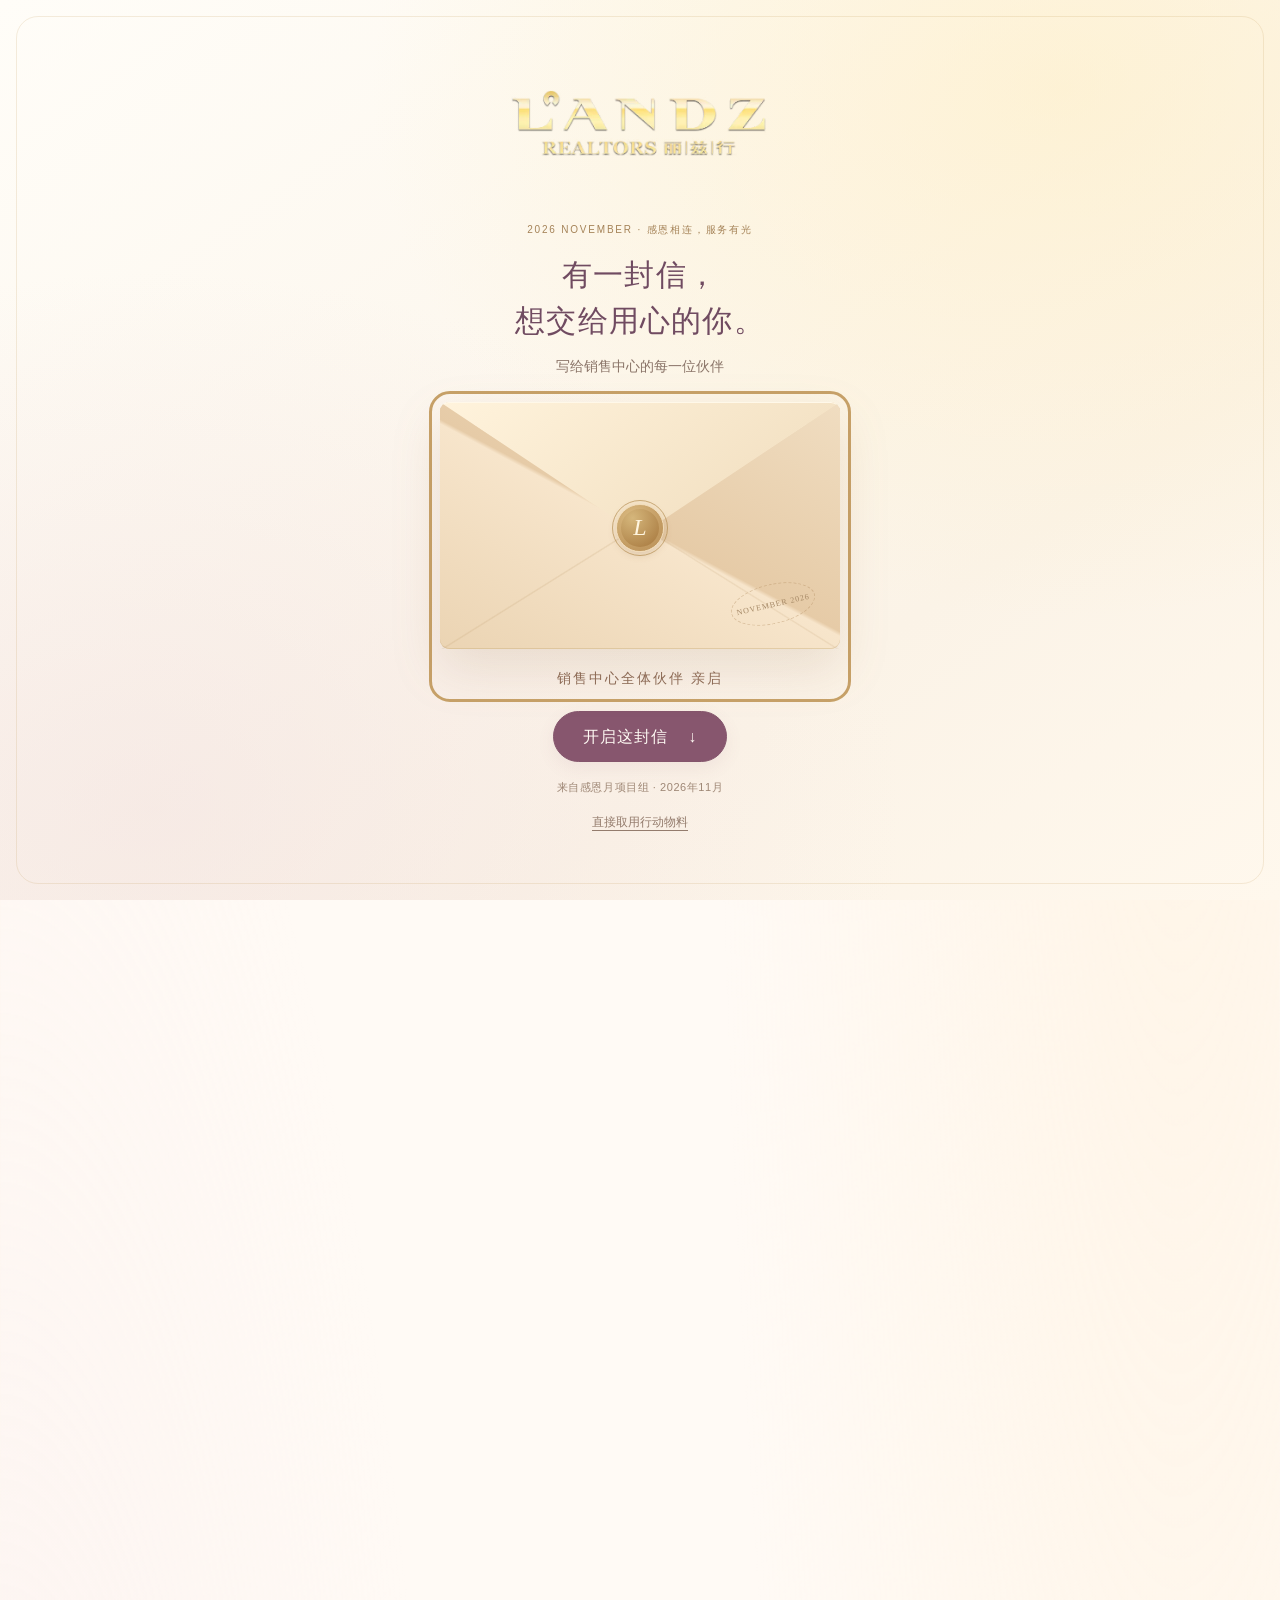
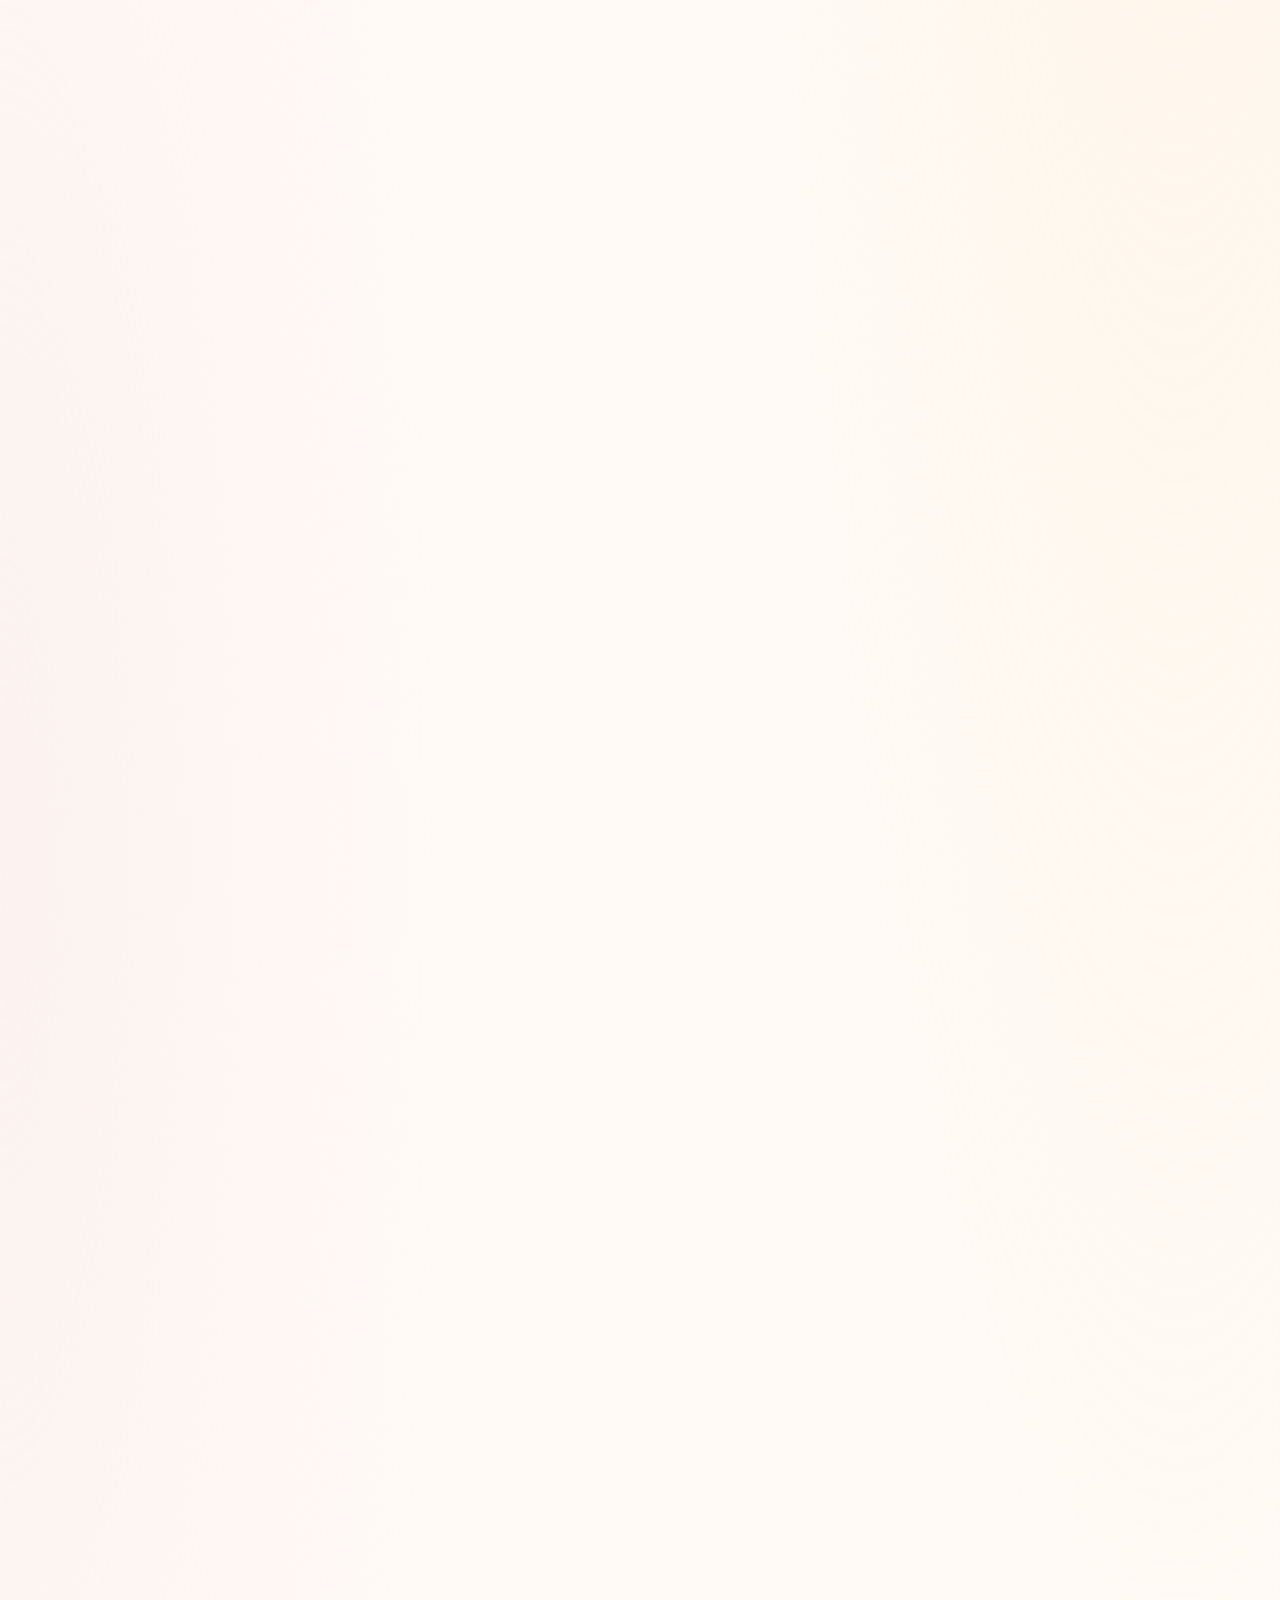
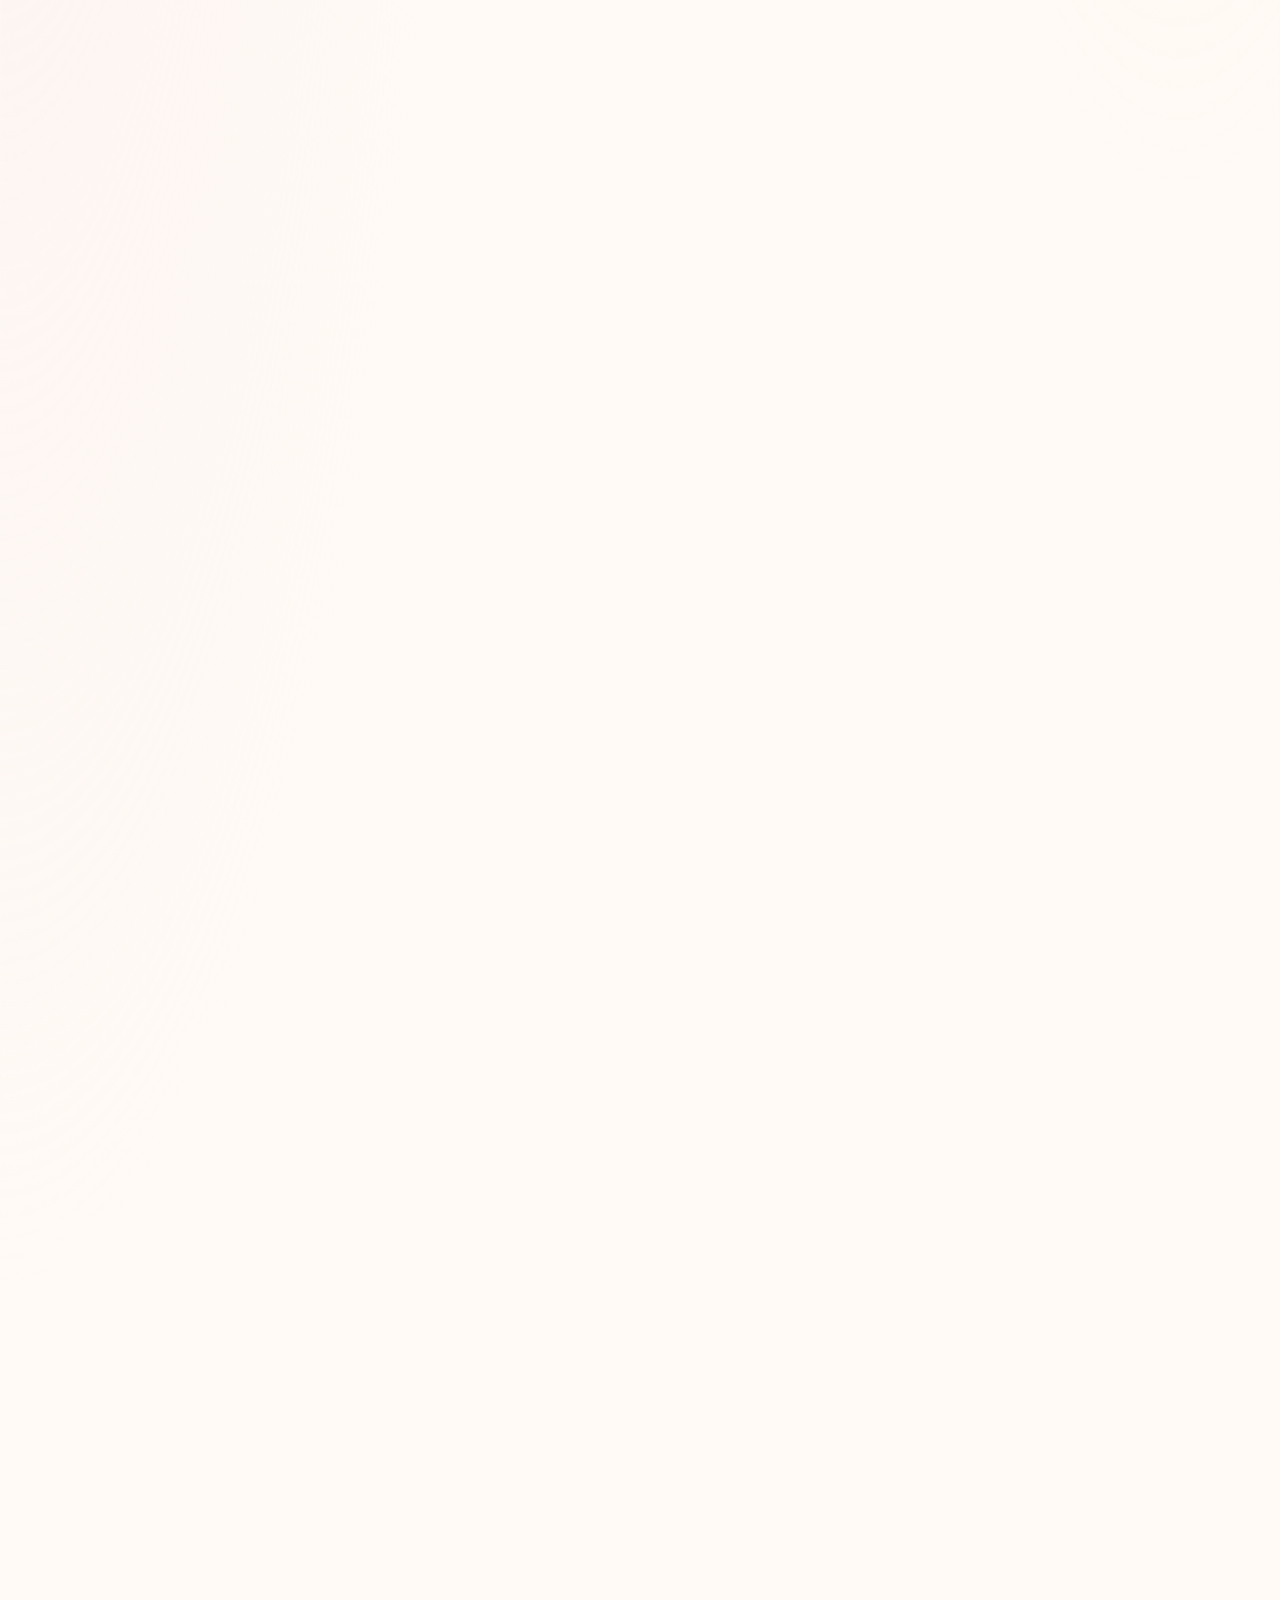
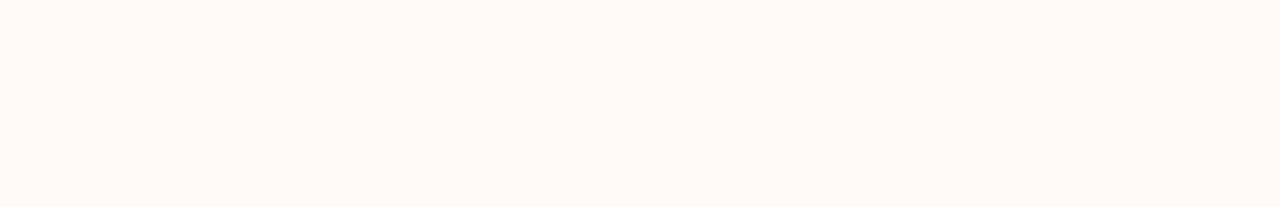
<file: public/index.html>
<!doctype html>
<html lang="zh-CN">
<head>
  <meta charset="utf-8">
  <meta name="viewport" content="width=device-width,initial-scale=1,viewport-fit=cover">
  <meta name="theme-color" content="#fff8ee">
  <meta name="description" content="丽兹行广州感恩连接行动包。制作线上贺卡、选用表达文案、挑选伴手礼。">
  <title>丽兹行广州感恩连接行动包｜贺卡・文案・伴手礼</title>
  <link rel="stylesheet" href="style.css?v=20261102-scene-directory">
  <link rel="stylesheet" href="card-maker.css?v=20261102-professional-trim-v2">
  <link rel="stylesheet" href="inline-material-upload.css?v=20261102-professional-trim-v2">
  <link rel="stylesheet" href="private-feedback.css?v=20261102-professional-trim-v2">
  <link rel="stylesheet" href="guangzhou.css?v=20261110-records">
  <link rel="stylesheet" href="featured-request.css?v=20261110-feedback-visibility">
  <link rel="stylesheet" href="gift-materials.css?v=20261111-gift-materials">
</head>
<body class="letter-arrival">
  <div class="site-grain" aria-hidden="true"></div>
  <section id="letter-entry" class="letter-entry" role="dialog" aria-modal="true" aria-labelledby="letter-entry-title" aria-busy="true">
    <div class="letter-entry-inner">
      <div class="entry-brand"><img src="assets/landz-logo.png" alt="LANDZ REALTORS 丽兹行"></div>
      <p class="entry-kicker">2026 NOVEMBER · 感恩相连，服务有光</p>
      <h1 id="letter-entry-title">有一封信，<br>想交给用心的你。</h1>
      <p class="entry-intro">写给销售中心的每一位伙伴</p>
      <button id="open-partner-letter" class="envelope-open" type="button" aria-label="开启写给伙伴的信" disabled>
        <span class="envelope-art" aria-hidden="true"><span class="envelope-back"></span><span class="envelope-note"><small>致销售中心全体伙伴</small><strong>谢谢你的每一份用心</strong></span><span class="envelope-flap"></span><span class="envelope-front"></span><span class="envelope-seal">L</span></span>
        <span class="envelope-address">销售中心全体伙伴 亲启</span>
      </button>
      <button class="entry-open-label" type="button" data-open-letter disabled><span id="entry-open-text">正在准备这封信…</span><span aria-hidden="true">↓</span></button>
      <p class="entry-footnote">来自感恩月项目组 · 2026年11月</p>
      <button id="skip-letter-entry" class="entry-skip" type="button" disabled>直接取用行动物料</button>
    </div>
  </section>
  <header class="site-header">
    <a class="brand" href="./" aria-label="丽兹行广州感恩连接行动包首页"><span class="brand-mark"><img src="assets/landz-logo.png" alt="LANDZ REALTORS 丽兹行"></span><span class="brand-chinese">丽兹行<span>广州感恩连接行动包</span></span></a>
    <div class="header-right"><span class="month-label">NOVEMBER · 2026</span></div>
  </header>
  <main id="app"><div class="loading-state"><span class="loading-orbit"></span><p>正在打开感恩连接行动包…</p></div></main>
  <footer class="site-footer"><span>LANDZ · 丽兹行</span><p>让感谢被听见，让服务被感受到。</p><div><a href="#start">回到伙伴来信</a><a href="qr.html">行动包二维码</a><a href="https://jinshuju.net/" class="footer-admin" target="_blank" rel="noopener noreferrer">需求与反馈记录（管理员登录） ↗</a></div></footer>
  <nav id="mobile-nav" class="mobile-nav" aria-label="行动快捷导航"></nav>
  <div id="toast" class="toast" role="status" aria-live="polite"></div>
  <script src="backend-config.js?v=20261110-jinshuju-success"></script>
  <script src="supabase-adapter.js?v=20261102-professional-trim-v2"></script>
  <script src="assets.js?v=20261102-professional-trim-v2"></script>
  <script src="content-data.js?v=20261103-shanghai-report"></script>
  <script src="guangzhou-content.js?v=20261110-order"></script>
  <script src="featured-request.js?v=20261110-jinshuju-visibility"></script>
  <script src="gift-materials.js?v=20261111-gift-materials"></script>
  <script src="feedback-form.js?v=20261110-feedback-visibility"></script>
  <script src="card-maker.js?v=20261105-duplex-original-logo"></script>
  <script src="inline-material-upload.js?v=20261102-professional-trim-v2"></script>
  <script src="private-feedback.js?v=20261102-professional-trim-v2"></script>
  <script src="app.js?v=20261111-gift-materials"></script>
</body>
</html>
</file>
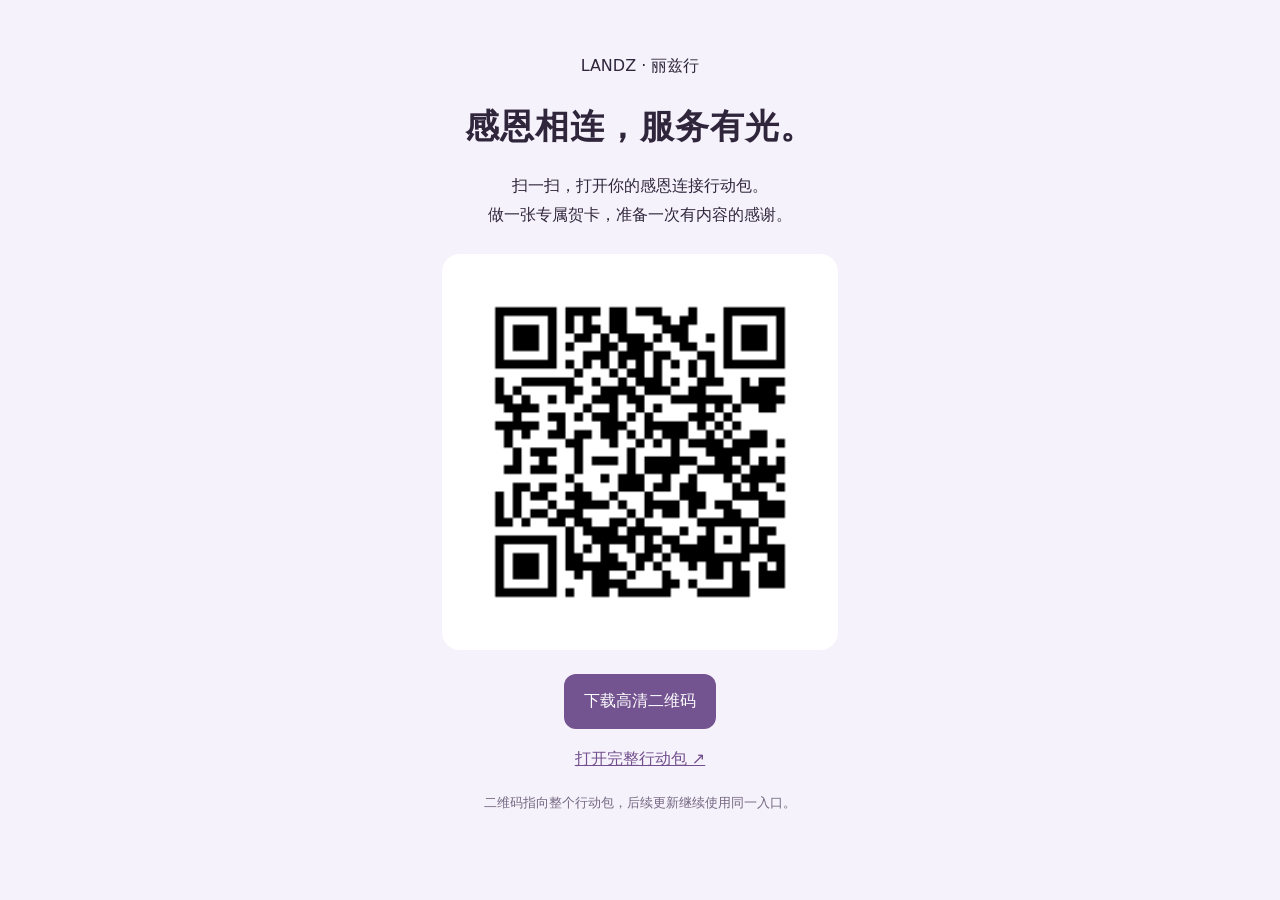
<file: public/qr.html>
<!doctype html><html lang="zh-CN"><meta charset="utf-8"><meta name="viewport" content="width=device-width,initial-scale=1"><title>感恩连接行动包｜固定入口二维码</title><style>body{margin:0;background:#f6f2fb;color:#30263c;font-family:system-ui,"PingFang SC","Microsoft YaHei",sans-serif}main{max-width:680px;padding:36px 24px;margin:auto;text-align:center}h1{font-size:34px;letter-spacing:1px}p{line-height:1.8}a{color:#72508d}img{display:block;max-width:80%;width:360px;height:auto;margin:24px auto;background:white;border:18px solid white;border-radius:18px}.btn{display:inline-block;background:#745391;color:white;padding:13px 20px;border-radius:12px;text-decoration:none}small{display:block;color:#736781;margin:20px 0}code{word-break:break-all}</style><main><p>LANDZ · 丽兹行</p><h1>感恩相连，服务有光。</h1><p>扫一扫，打开你的感恩连接行动包。<br>做一张专属贺卡，准备一次有内容的感谢。</p><img src="action-pack-qr.png" alt="完整感恩连接行动包二维码"><p><a class="btn" href="action-pack-qr.png" download="丽兹行感恩连接行动包_固定入口二维码.png">下载高清二维码</a></p><p><a href="./">打开完整行动包 ↗</a></p><small>二维码指向整个行动包，后续更新继续使用同一入口。</small></main></html>
</file>
<file: public/style.css>
@charset "UTF-8";
:root{--ink:#292337;--muted:#766d81;--purple:#725691;--purple-dark:#604376;--lilac:#f0e8f8;--lilac-light:#f8f5fc;--line:#e8e1ef;--gold:#b6945e;--white:#fff;--radius:22px;--shadow:0 16px 48px #4a2a6a09;font-family:Inter,"PingFang SC","Microsoft YaHei",sans-serif;color:var(--ink);background:#fcfafc;font-synthesis:none;scroll-behavior:smooth}
*{box-sizing:border-box}body{margin:0}a{color:inherit;text-decoration:none}button,input,select,textarea{font:inherit}button,a,input,select,textarea{-webkit-tap-highlight-color:transparent}button{cursor:pointer}button:focus-visible,a:focus-visible,input:focus-visible,select:focus-visible,textarea:focus-visible{outline:3px solid #b09ac8;outline-offset:3px}button:disabled{cursor:default;opacity:.55}img{max-width:100%}.site-grain{position:fixed;inset:0;pointer-events:none;opacity:.13;z-index:-1;background-image:url("data:image/svg+xml,%3Csvg viewBox='0 0 180 180' xmlns='http://www.w3.org/2000/svg'%3E%3Cfilter id='n'%3E%3CfeTurbulence type='fractalNoise' baseFrequency='.8' numOctaves='3' stitchTiles='stitch'/%3E%3C/filter%3E%3Crect width='100%25' height='100%25' opacity='.22' filter='url(%23n)'/%3E%3C/svg%3E")}.site-header{max-width:1280px;margin:auto;padding:25px 42px;display:flex;align-items:center;justify-content:space-between;gap:20px}.brand{display:flex;align-items:center;gap:13px}.brand-mark{font-family:Georgia,serif;color:var(--purple);font-size:28px;letter-spacing:1.7px}.brand-chinese{border-left:1px solid #cbbddd;padding-left:13px;font-size:15px;font-weight:700;line-height:1.35;letter-spacing:1px}.brand-chinese>span{display:block;font-size:10px;font-weight:400;letter-spacing:.8px;color:var(--muted);margin-top:3px}.header-right{display:flex;align-items:center;gap:26px}.month-label{font-size:10px;color:var(--muted);letter-spacing:1.8px}.admin-link{font-size:12px;color:var(--muted)}.admin-link span{padding-left:7px}.page-shell{max-width:1180px;margin:auto;padding:0 26px}.hero{padding:56px 60px 46px;background:linear-gradient(115deg,#eee6f7 0%,#f8f2fa 58%,#f3ede4 100%);border:1px solid #e9dff0;position:relative;overflow:hidden;border-radius:30px}.hero:after{content:"";position:absolute;width:330px;height:330px;right:-100px;top:-90px;border:1px solid #c6b48b50;border-radius:50%;box-shadow:0 0 0 44px #cfb8a910,0 0 0 88px #cfb8a90c;pointer-events:none}.eyebrow{margin:0 0 19px;font-size:11px;font-weight:600;letter-spacing:2.6px;color:var(--purple)}.hero h1{font-weight:500;letter-spacing:1px;font-size:clamp(34px,4.1vw,56px);line-height:1.25;margin:0 0 22px;max-width:700px}.hero h1 em{font-style:normal;color:var(--purple)}.hero .hero-copy{max-width:650px;line-height:1.9;font-size:15px;color:#64576e;margin:0}.hero .hero-copy p{margin:0}.hero-bottom{margin-top:28px;display:flex;flex-wrap:wrap;gap:10px;align-items:center}.pill{display:inline-flex;align-items:center;gap:7px;font-size:11px;border-radius:30px;padding:8px 12px;border:1px solid #d6c8e5;color:#6c527e;background:#ffffff75}.pill:before{content:"";width:5px;height:5px;background:var(--gold);border-radius:50%}.hero-note{font-size:11px;color:#877b8d;letter-spacing:.5px;margin:24px 0 0}.view-switch{display:flex;gap:4px;background:#eee8f1;padding:4px;border-radius:12px;width:max-content;margin:25px 0 0}.view-switch a{padding:9px 16px;font-size:12px;border-radius:8px;color:var(--muted)}.view-switch a.active{background:white;color:var(--purple);box-shadow:0 2px 8px #50405c0c}.quick-grid{display:grid;grid-template-columns:repeat(4,1fr);gap:15px;margin:27px 0 45px}.quick-card{background:var(--white);border:1px solid var(--line);border-radius:18px;padding:22px;display:flex;flex-direction:column;min-height:163px;box-shadow:var(--shadow);transition:.2s}.quick-card:hover{transform:translateY(-3px);border-color:#c8b3df}.quick-top{display:flex;justify-content:space-between;align-items:center}.quick-icon{display:grid;place-items:center;width:36px;height:36px;background:var(--lilac-light);color:var(--purple);border-radius:11px;font-size:19px}.quick-number{font:11px Georgia,serif;color:#b2a3bf}.quick-card h3{font-size:17px;font-weight:600;margin:18px 0 8px}.quick-card p{font-size:12px;color:var(--muted);margin:0;line-height:1.65}.quick-card .arrow{margin-left:auto;color:var(--purple);font-size:15px}.section{margin:48px 0;scroll-margin-top:24px}.section-heading{display:flex;justify-content:space-between;gap:16px;align-items:flex-end;margin-bottom:20px;padding-bottom:14px;border-bottom:1px solid var(--line);position:relative}.section-heading:after{content:"";position:absolute;left:0;bottom:-1px;width:56px;height:2px;background:var(--gold)}.section-kicker{color:var(--gold);letter-spacing:2px;font-size:10px;margin:0 0 7px}.section h2{font-size:25px;font-weight:500;margin:0;letter-spacing:.5px}.section-intro{font-size:13px;color:var(--muted);line-height:1.8;max-width:680px;margin:12px 0 0}.section-number{font:italic 29px Georgia,serif;color:#d8c8e4}.section-link{font-size:12px;color:var(--purple);white-space:nowrap}.consensus-grid{display:grid;grid-template-columns:1.2fr 1fr;gap:18px}.surface{background:white;border:1px solid var(--line);border-radius:var(--radius);padding:28px;box-shadow:var(--shadow)}.surface h3{font-size:17px;margin:0 0 12px;font-weight:600}.surface p{line-height:1.85;color:#6c6275;font-size:13px;margin:0}.surface .reading p{margin:0}.surface .reading>*+*{margin-top:0}.consensus-main{background:linear-gradient(130deg,#f6f0fb,#fff);padding:32px}.quote-line{font-size:22px!important;line-height:1.65!important;color:#6c4d87!important;font-weight:500;margin-bottom:16px!important}.small-chapter{display:flex;gap:13px;padding:14px 0;border-top:1px solid var(--line)}.small-chapter:first-child{border-top:0;padding-top:0}.small-chapter:last-child{padding-bottom:0}.small-chapter>b{font:16px Georgia,serif;color:var(--gold);min-width:24px}.small-chapter h4{font-size:13px;margin:0 0 4px}.small-chapter p{font-size:12px;line-height:1.75}.callout{display:flex;gap:15px;align-items:flex-start;background:var(--lilac-light);border-left:3px solid #b599d2;border-radius:0 12px 12px 0;padding:17px 20px;margin-top:17px;font-size:12px;color:#72607f;line-height:1.85}.callout p{margin:0}.callout strong{color:#665174}.action-steps{display:flex;gap:20px;margin-top:22px}.action-step{display:flex;gap:10px;flex:1;font-size:12px;line-height:1.7;color:var(--muted)}.action-step b{display:grid;place-items:center;flex:0 0 24px;height:24px;border-radius:50%;background:#eadff3;color:var(--purple);font-size:10px}.filters{display:flex;gap:8px;flex-wrap:wrap;margin-bottom:18px}.filter-btn{padding:9px 15px;border:1px solid var(--line);background:white;border-radius:30px;color:#7c6b88;font-size:12px}.filter-btn.active{background:var(--purple);color:white;border-color:var(--purple)}.message-grid{display:grid;grid-template-columns:repeat(2,1fr);gap:16px}.message-card{border:1px solid var(--line);border-radius:18px;background:white;overflow:hidden}.message-card summary{cursor:pointer;list-style:none;display:flex;align-items:center;justify-content:space-between;padding:21px 23px;gap:14px}.message-card summary::-webkit-details-marker{display:none}.message-card summary:after{content:"+";font-size:20px;color:#aa91be;font-weight:300}.message-card[open] summary:after{content:"−"}.message-card h3{font-size:15px;line-height:1.6;margin:0}.message-card .message-inner{padding:0 23px 23px}.tags{display:flex;flex-wrap:wrap;gap:6px;margin-bottom:12px}.tag{font-size:10px;line-height:1.6;padding:3px 8px;border-radius:5px;background:#f3edf7;color:#896d9d}.tag.gold{background:#f8f2e7;color:#9d7a41}.message-text{font-size:13px;line-height:1.95;white-space:pre-wrap;margin:0;color:#5e5567}.message-tip{font-size:11px;line-height:1.7;color:#9b8ba7;margin-top:14px}.card-actions{display:flex;gap:8px;flex-wrap:wrap;margin-top:17px}.btn{display:inline-flex;align-items:center;justify-content:center;gap:8px;border:1px solid #d9cce5;border-radius:9px;padding:10px 15px;font-size:12px;line-height:1.35;color:var(--purple);background:white;min-height:38px}.btn.primary{background:var(--purple);color:white;border-color:var(--purple)}.btn.soft{background:#f5effa;border-color:transparent}.btn:hover{filter:brightness(.97)}.gift-grid{display:grid;grid-template-columns:repeat(3,1fr);gap:16px}.gift-card{border:1px solid var(--line);border-radius:18px;background:#fff;padding:23px;display:flex;flex-direction:column;min-height:300px}.gift-symbol{display:grid;place-items:center;width:44px;height:44px;border-radius:50%;background:linear-gradient(150deg,#f7f0fb,#eee4f6);color:#9a7cad;font-size:22px;margin-bottom:20px}.gift-card h3{font-size:16px;line-height:1.6;margin:0 0 10px}.gift-price{color:var(--purple);font-size:13px;font-weight:600;margin:0 0 14px}.gift-card dl{font-size:11px;line-height:1.8;margin:0 0 15px}.gift-card dt{color:#a395aa;display:inline}.gift-card dt:after{content:" · "}.gift-card dd{display:inline;margin:0;color:#6d6276}.gift-card dd:after{content:"";display:block}.gift-link{margin-top:auto}.gift-link small{display:block;color:#a08eac;font-size:10px;margin-top:8px;line-height:1.6}.gift-note{font-size:11px!important;color:#9c8da8!important;line-height:1.7!important;margin-top:11px!important}.material-list{display:grid;grid-template-columns:repeat(2,1fr);gap:14px}.material-row{display:flex;align-items:center;gap:16px;padding:20px;border:1px solid var(--line);border-radius:15px;background:white}.file-icon{font-size:11px;font-weight:700;display:grid;place-items:center;flex:0 0 42px;height:49px;border:1px solid #d9cce7;border-radius:8px;color:#8b6da0;background:#f8f3fc}.file-info{min-width:0;flex:1}.file-info h3{font-size:13px;margin:0 0 6px;overflow-wrap:anywhere}.file-info p{font-size:10px;color:var(--muted);margin:0;line-height:1.7}.material-row .btn{font-size:11px;padding:8px 11px;min-height:34px}.empty-state{padding:29px;border:1px dashed #d7c7e2;border-radius:18px;background:#fbf8fe;text-align:center;grid-column:1/-1}.empty-state strong{display:block;font-size:15px;color:#7e648f;font-weight:500;margin-bottom:8px}.empty-state p{font-size:12px;color:var(--muted);margin:0;line-height:1.85}.professional-intro{display:grid;grid-template-columns:repeat(2,1fr);gap:16px;margin-bottom:18px}.professional-card{border:1px solid var(--line);border-radius:15px;padding:21px;background:white}.professional-card h3{font-size:14px;margin:0 0 9px}.professional-card p{font-size:12px;color:var(--muted);margin:0;line-height:1.8}.editor-field{display:block;font-size:12px;color:#7a648a;margin-bottom:9px}.transaction-editor{width:100%;min-height:220px;resize:vertical;border:1px solid #d9cbe5;border-radius:12px;padding:18px;color:#655771;line-height:1.85;font-size:13px;background:#fff}.story-layout{display:grid;grid-template-columns:1fr 1fr;gap:18px}.story-banner{background:linear-gradient(130deg,#ece2f5,#f7f2ed);padding:34px;border:1px solid #e5daed;border-radius:22px}.story-banner h3{font-size:27px;font-weight:500;line-height:1.5;margin:0 0 17px;color:#705086}.story-banner p{font-size:13px;line-height:1.9;color:#806c8c;margin:0}.story-question{font-size:14px!important;margin-top:20px!important;color:#715185!important}.generic-list{margin:0;padding:0;list-style:none}.generic-list li{padding:9px 0;border-bottom:1px solid #eee7f3;font-size:13px;line-height:1.85;color:#6b6073}.generic-list li:last-child{border-bottom:0}.generic-list li strong{color:#6b4e80}.reading{font-size:13px;line-height:1.9;color:#6d6176}.reading p{margin:0}.reading ul{padding-left:19px;margin:0}.reading li{margin:0}.reading strong{color:#6e4d87}.reading h4{font-size:14px;color:#5e456f;margin:12px 0 4px}.reading h4:first-child{margin-top:0}.reading .property{margin:5px 0}.reading .property-label{font-weight:600;color:#76568b}.reading .property .reading{display:inline}.reading .reading-array{display:grid;gap:7px}.reading .reading-object{border-left:2px solid #e5d7ef;padding-left:13px;margin:10px 0}.reading .reading-object:first-child{margin-top:0}.project-hero{padding-bottom:34px}.project-hero h1{font-size:40px}.project-nav{display:flex;gap:7px;flex-wrap:wrap;margin:25px 0 0}.project-nav a{font-size:11px;color:#7d658e;padding:8px 11px;background:#ffffff80;border:1px solid #ded0e8;border-radius:7px}.metric-grid{display:grid;grid-template-columns:repeat(3,1fr);gap:14px;margin:24px 0}.metric-card{border:1px solid var(--line);border-radius:17px;padding:21px;background:white}.metric-card .label{font-size:11px;color:var(--muted);margin:0 0 9px}.metric-card strong{font:32px Georgia,serif;color:var(--purple);font-weight:400}.metric-card small{display:block;font-size:10px;color:#9a8ba5;line-height:1.6;margin-top:9px}.goal-headline{font-size:23px!important;color:#6f5084!important;font-weight:500;line-height:1.65!important;margin-bottom:19px!important}.goals-columns{display:grid;grid-template-columns:1fr 1fr;gap:18px}.goal-block{margin-top:20px}.goal-block h3{font-size:15px;color:#72518b;margin-bottom:10px}.numbered-item{display:flex;align-items:flex-start;gap:10px;margin:0;font-size:13px;line-height:1.95;color:#6e6277}.numbered-item>b{flex:0 0 20px;color:#8f6ca6}.numbered-item+.numbered-item{margin-top:0}.subgoal-grid{display:grid;grid-template-columns:repeat(3,1fr);gap:16px}.subgoal-card{border:1px solid var(--line);border-radius:20px;background:white;overflow:hidden}.subgoal-top{padding:25px;border-bottom:1px solid var(--line);background:#f9f5fc}.subgoal-top .no{font:30px Georgia,serif;color:#b9a1ca}.subgoal-top h3{font-size:18px;margin:13px 0 9px;line-height:1.55}.subgoal-top p{font-size:12px;color:var(--muted);line-height:1.85;margin:0}.subgoal-body{padding:23px}.support-label{font-size:10px;letter-spacing:1px;color:#ac8952;margin:0 0 12px}.support-item{padding:10px 0;border-bottom:1px solid var(--line)}.support-item:last-child{border-bottom:0}.support-item h4{font-size:13px;line-height:1.7;color:#74558a;margin:0 0 6px}.support-item p{font-size:11px;line-height:1.85;color:#8d7c99;margin:0}.foundation{margin-top:16px;border-top:1px dashed #dacde5;padding-top:14px}.foundation summary{font-size:11px;cursor:pointer;color:#8d7b99}.foundation .reading{font-size:11px;margin-top:10px}.role-grid{display:grid;grid-template-columns:repeat(5,1fr);gap:12px}.role-card{background:white;border:1px solid var(--line);border-radius:16px;padding:22px 18px}.role-card h3{font-size:14px;margin:0 0 12px;color:#73558a}.role-card .reading{font-size:11px;line-height:1.9}.timeline{position:relative;padding-left:25px}.timeline:before{content:"";position:absolute;top:15px;bottom:20px;width:1px;left:7px;background:#dfd1e9}.timeline-item{display:grid;grid-template-columns:125px 1fr;gap:18px;padding:0 0 24px;position:relative}.timeline-item:before{content:"";position:absolute;left:-22px;top:7px;width:9px;height:9px;background:#ac8cc4;border:2px solid #f7f1fc;border-radius:50%}.timeline-date{font-size:12px;color:#86619f;line-height:1.75;padding-top:2px}.timeline-content{border:1px solid var(--line);background:white;border-radius:15px;padding:20px 23px}.timeline-content h3{font-size:15px;margin:0 0 10px}.timeline-content .reading{font-size:12px}.timeline-meta{font-size:10px;color:#9b86a9;line-height:1.85;border-top:1px solid #eee6f5;padding-top:12px;margin-top:12px}.fees-grid{display:grid;grid-template-columns:1fr 1fr;gap:20px}.fee-table{width:100%;border-collapse:collapse;font-size:12px}.fee-table th{text-align:left;background:#f4edf9;font-size:11px;color:#8b6a9f;font-weight:500;padding:13px}.fee-table td{padding:12px 13px;border-bottom:1px solid #eee6f3;color:#786684}.fee-table td:last-child{font-weight:600;color:#78528e}.calculator{background:linear-gradient(145deg,#f4edf9,#fcf9ff);border:1px solid #e3d6ec;border-radius:19px;padding:27px}.calculator h3{font-size:17px;font-weight:500;color:#705285;margin:0 0 20px}.calc-field{margin-bottom:15px}.calc-field label{display:block;font-size:11px;color:#8b729c;margin-bottom:8px}.calc-field input{width:100%;padding:11px 12px;border:1px solid #daccdf;border-radius:8px;background:#ffffffcc;font-size:15px;color:#685172}.calc-output{border-top:1px solid #dfcfe9;padding-top:19px;display:flex;align-items:baseline;justify-content:space-between;gap:10px}.calc-output span{font-size:12px;color:#86619d}.calc-output strong{font:36px Georgia,serif;color:#77508d}.calc-output strong small{font-family:inherit;font-size:12px;padding-left:4px}.calc-explain{font-size:10px;color:#a08aae;line-height:1.8;margin:10px 0 0}.detail-panel{border:1px solid var(--line);border-radius:17px;background:white;margin-bottom:12px}.detail-panel>summary{cursor:pointer;padding:21px 24px;font-size:14px;font-weight:500;color:#705082}.detail-panel>.reading{padding:0 24px 24px}.wide-note{margin:25px 0 0;padding:18px 24px;background:#f4eef8;border-radius:13px;color:#8a719b;font-size:12px;line-height:1.9}.site-footer{max-width:1180px;margin:65px auto 0;border-top:1px solid var(--line);padding:30px 26px 35px;display:flex;align-items:center;gap:25px;flex-wrap:wrap;color:#9d8ba9}.site-footer>span{font:14px Georgia,serif;letter-spacing:1px;color:#8a6ba0}.site-footer p{font-size:11px;flex:1;margin:0}.site-footer>div{display:flex;gap:17px;font-size:10px}.mobile-nav{display:none}.toast{position:fixed;left:50%;bottom:28px;transform:translate(-50%,20px);background:#4c365e;color:white;font-size:12px;padding:13px 22px;border-radius:30px;box-shadow:0 10px 30px #4b2d6a20;opacity:0;pointer-events:none;transition:.2s;z-index:100}.toast.show{opacity:1;transform:translate(-50%,0)}.loading-state{min-height:60vh;display:grid;align-content:center;justify-items:center;gap:20px;font-size:13px;color:#9b83ad}.loading-orbit{width:38px;height:38px;border:1px solid #e1d2ed;border-top-color:#9776b0;border-radius:50%;animation:spin 1.2s linear infinite}@keyframes spin{to{transform:rotate(360deg)}}.error-state{margin:40px auto;max-width:600px;padding:35px;border:1px solid #e3d4eb;background:#f8f2fc;border-radius:20px;color:#8c699e;line-height:1.9}.error-state h1{font-size:22px}.print-label{display:none}.more-content{margin-top:18px}.more-content summary{font-size:12px;color:#8d729f;cursor:pointer}.more-content>.reading{margin-top:15px}.workshop-bar{display:flex;justify-content:space-between;gap:20px;align-items:center;margin-top:18px;padding:21px 25px;border:1px solid #e1d1ec;border-radius:15px;background:#f6f0fa}.workshop-bar h3{font-size:14px;margin:0 0 7px;color:#7b588f}.workshop-bar p{margin:0;font-size:11px;color:#9e87ad;line-height:1.8}.acceptance-card{border:1px solid var(--line);border-radius:17px;padding:24px;background:white}.audience-grid{display:grid;grid-template-columns:repeat(4,1fr);gap:12px}.audience-card{border:1px solid var(--line);border-radius:15px;padding:20px;background:white}.audience-card:first-child{background:#f3eaf9;border-color:#cdb3e0}.audience-card h3{font-size:14px;line-height:1.6;margin:0 0 8px;color:#77528f}.audience-card p{font-size:11px;line-height:1.9;color:#8f799e;margin:0}.table-wrap{overflow:auto;border:1px solid var(--line);border-radius:14px}.data-table{width:100%;border-collapse:collapse;font-size:12px;background:white}.data-table th{background:#f5f0f9;color:#8b6e9e;font-size:11px;text-align:left;font-weight:500}.data-table th,.data-table td{padding:13px 15px;line-height:1.8;vertical-align:top;border-bottom:1px solid #eee6f3}.data-table td{color:#786883}.data-table tr:last-child td{border-bottom:0}.jump-target{scroll-margin-top:20px}
@media(max-width:1000px){.hero{padding:43px}.role-grid{grid-template-columns:repeat(3,1fr)}.subgoal-grid{grid-template-columns:1fr}.subgoal-card{display:grid;grid-template-columns:1fr 1.4fr}.subgoal-top{border-bottom:0;border-right:1px solid var(--line)}.gift-grid{grid-template-columns:repeat(2,1fr)}.professional-intro{grid-template-columns:1fr}.professional-card{display:grid;grid-template-columns:120px 1fr;gap:10px}.audience-grid{grid-template-columns:repeat(2,1fr)}}
@media(max-width:700px){:root{--radius:17px}.site-header{padding:19px 20px;gap:12px}.brand-mark{font-size:23px}.brand-chinese{font-size:12px;padding-left:10px}.brand-chinese>span{font-size:9px}.header-right{gap:10px}.month-label{display:none}.admin-link{font-size:10px}.page-shell{padding:0 16px}.hero{padding:34px 25px 28px;border-radius:23px}.hero h1{font-size:35px;letter-spacing:0;line-height:1.3;margin-bottom:18px}.hero:after{right:-170px;top:-170px}.eyebrow{font-size:9px;letter-spacing:2px;margin-bottom:16px}.hero .hero-copy{font-size:13px;line-height:1.95}.hero-bottom{margin-top:22px;gap:7px}.pill{font-size:9px;padding:7px 10px}.hero-note{font-size:10px;line-height:1.8;margin-top:17px}.view-switch{margin-top:19px}.view-switch a{font-size:11px;padding:8px 12px}.quick-grid{grid-template-columns:1fr 1fr;gap:10px;margin:18px 0 32px}.quick-card{padding:17px;min-height:145px;border-radius:15px}.quick-card h3{font-size:15px;margin-top:15px}.quick-card p{font-size:10px;line-height:1.7}.quick-icon{width:30px;height:30px;font-size:17px}.section{margin:34px 0;scroll-margin-top:15px}.section-heading{margin-bottom:16px;gap:8px}.section h2{font-size:22px}.section-kicker{font-size:8px;letter-spacing:1.5px}.section-intro{font-size:11px;line-height:1.9}.section-number{font-size:25px}.consensus-grid,.goals-columns,.story-layout,.fees-grid{grid-template-columns:1fr}.surface{padding:23px}.consensus-main{padding:25px}.quote-line{font-size:21px!important}.surface p{font-size:12px}.action-steps{display:grid;gap:11px}.action-step{font-size:11px;align-items:center}.message-grid{grid-template-columns:1fr;gap:11px}.message-card summary{padding:18px 20px}.message-card h3{font-size:14px}.message-card .message-inner{padding:0 20px 20px}.message-text{font-size:12px;line-height:1.95}.filters{gap:7px;margin-bottom:15px}.filter-btn{padding:8px 12px;font-size:10px}.gift-grid{grid-template-columns:1fr 1fr;gap:10px}.gift-card{padding:17px;min-height:320px;border-radius:15px}.gift-symbol{width:36px;height:36px;font-size:18px;margin-bottom:14px}.gift-card h3{font-size:13px;line-height:1.75}.gift-price{font-size:11px;line-height:1.7}.gift-card dl{font-size:10px;line-height:1.85}.gift-card .btn{width:100%;font-size:10px;padding:9px}.gift-link small,.gift-note{font-size:9px!important}.material-list{grid-template-columns:1fr}.material-row{padding:16px;gap:12px}.file-icon{width:35px;flex-basis:35px;height:42px;font-size:9px}.file-info h3{font-size:12px}.file-info p{font-size:9px}.empty-state{padding:24px 18px}.empty-state strong{font-size:13px}.empty-state p{font-size:11px}.professional-card{display:block;padding:19px}.professional-card h3{font-size:13px}.professional-card p{font-size:11px}.transaction-editor{font-size:12px;padding:15px}.story-banner{padding:27px}.story-banner h3{font-size:24px}.story-banner p{font-size:12px}.reading{font-size:12px;line-height:1.95}.reading h4{font-size:13px}.project-hero h1{font-size:29px}.project-nav{gap:6px}.project-nav a{font-size:9px;padding:7px 9px}.metric-grid{gap:8px;margin:16px 0}.metric-card{padding:16px 12px;border-radius:13px}.metric-card .label{font-size:9px;line-height:1.6}.metric-card strong{font-size:25px}.metric-card small{font-size:8px}.goal-headline{font-size:19px!important}.numbered-item{font-size:12px;gap:7px;line-height:1.95}.subgoal-card{display:block}.subgoal-top{border-right:0;border-bottom:1px solid var(--line);padding:22px}.subgoal-top .no{font-size:25px}.subgoal-top h3{font-size:17px}.subgoal-body{padding:21px}.role-grid{grid-template-columns:1fr;gap:10px}.role-card{padding:20px}.role-card h3{font-size:14px}.role-card .reading{font-size:12px}.timeline{padding-left:18px}.timeline:before{left:3px}.timeline-item{grid-template-columns:1fr;gap:9px;padding-bottom:20px}.timeline-item:before{left:-18px;top:6px}.timeline-date{font-size:11px}.timeline-content{padding:18px 20px}.timeline-content h3{font-size:14px}.timeline-content .reading{font-size:11px}.timeline-meta{font-size:9px}.callout{font-size:11px;padding:15px 16px}.fees-grid{gap:14px}.fee-table{font-size:11px}.fee-table th{font-size:10px}.fee-table th,.fee-table td{padding:11px 12px}.calculator{padding:22px}.detail-panel>summary{font-size:13px;padding:19px 20px}.detail-panel>.reading{padding:0 20px 20px}.site-footer{padding:25px 20px 110px;margin-top:40px;gap:13px}.site-footer>span{font-size:12px}.site-footer p{font-size:10px;flex:auto}.site-footer>div{width:100%;font-size:9px;gap:14px}.mobile-nav{display:flex;position:fixed;bottom:0;left:0;right:0;background:#ffffffed;border-top:1px solid #e6dbed;padding:10px 8px calc(9px + env(safe-area-inset-bottom));justify-content:space-around;z-index:50;backdrop-filter:blur(15px)}.mobile-nav a{display:flex;flex-direction:column;align-items:center;gap:5px;font-size:9px;color:#8f769f;min-width:50px}.mobile-nav a>span{font-size:17px}.mobile-nav a.active{color:#6d438c}.toast{bottom:90px;font-size:11px;max-width:90vw;text-align:center;width:max-content}.workshop-bar{align-items:flex-start;padding:19px;gap:12px}.workshop-bar .btn{font-size:10px;padding:9px 11px;flex-shrink:0}.workshop-bar h3{font-size:13px}.workshop-bar p{font-size:10px}.audience-grid{gap:10px}.audience-card{padding:17px}.audience-card h3{font-size:12px}.audience-card p{font-size:10px}.data-table{min-width:570px;font-size:11px}.data-table th{font-size:10px}.data-table th,.data-table td{padding:11px 13px}}
@media(prefers-reduced-motion:reduce){*{scroll-behavior:auto!important;animation:none!important;transition:none!important}}
.tag.availability{background:#faf0e2;color:#9a753c}.gift-delivery{border-top:1px solid var(--line);margin-top:12px;padding-top:11px}.gift-delivery summary{font-size:10px;line-height:1.75;color:#9b7b45;cursor:pointer}.gift-delivery p{font-size:10px;line-height:1.85;color:#9984a6;margin:8px 0 0}.audience-card .tag{margin-bottom:10px}@media(max-width:700px){.gift-delivery summary,.gift-delivery p{font-size:9px}.gift-card .quick-top{gap:5px;align-items:flex-start}.gift-card .tag{font-size:8px;padding:3px 5px}}
.numbered-item p,.reading p,.goal-block p{margin:0;padding:0}.numbered-item p:empty,.reading p:empty{display:none}.numbered-item strong,.property-label,.support-item h4,.goal-block h3{font-weight:700;color:var(--purple)}.template-downloads{border:1px solid var(--line);border-radius:16px;padding:20px 23px;background:#fff}.template-downloads>summary{font-size:13px;font-weight:600;color:var(--purple)}.template-intro{font-size:11px;line-height:1.85;color:var(--muted);margin:15px 0}.template-gallery{display:grid;grid-template-columns:repeat(3,1fr);gap:16px}.template-card{border:1px solid var(--line);border-radius:14px;overflow:hidden;background:#fff}.template-preview{display:block;background:#f4eef9;overflow:hidden}.template-preview.online{aspect-ratio:3/4}.template-preview.offline{aspect-ratio:148/105}.template-preview img{display:block;width:100%;height:100%;object-fit:contain}.template-info{padding:17px}.template-info h3{font-size:14px;font-weight:600;color:#72528a;margin:10px 0 8px}.template-info>p{font-size:10px;color:#9b87a8;line-height:1.7;margin:0}.template-info .card-actions{gap:6px;margin-top:13px}.template-info .btn{font-size:10px;padding:8px 10px;min-height:33px}@media(max-width:700px){.template-downloads{padding:18px 16px}.template-gallery{grid-template-columns:1fr 1fr;gap:10px}.template-info{padding:13px}.template-info h3{font-size:12px}.template-info .card-actions{display:grid;gap:6px}.template-info .btn{font-size:9px}.template-intro{font-size:10px}}
@media print{.site-header,.site-footer,.mobile-nav,.view-switch,.filters,.card-actions,.admin-link,.quick-grid,.project-nav,.calculator,.toast{display:none!important}body{background:white}.page-shell{max-width:none;padding:0}.hero{padding:22px;border-radius:0;background:#f7f2fa;break-inside:avoid}.hero h1{font-size:28px}.hero:after{display:none}.section{margin:24px 0;break-inside:auto}.surface,.role-card,.subgoal-card,.gift-card,.message-card,.timeline-content{box-shadow:none;break-inside:avoid}.subgoal-grid,.role-grid,.gift-grid,.message-grid{display:block}.subgoal-card,.role-card,.gift-card,.message-card{margin-bottom:12px}.section h2{font-size:20px}.section-number{display:none}details{display:block}details>*{display:block!important}details>summary{list-style:none}.material-list{display:block}.material-row{margin-bottom:10px}.story-layout,.consensus-grid,.goals-columns,.fees-grid{display:block}.surface{margin-bottom:14px}.reading,.numbered-item{font-size:11px}.timeline-item{grid-template-columns:100px 1fr}.print-label{display:block}}
/* Sales-center action pack: a quiet directory and tools within reach. */
.site-header{max-width:1480px;padding:26px 34px}.sales-layout{display:grid;grid-template-columns:210px minmax(0,1fr);gap:34px;max-width:1480px;margin:0 auto;padding:0 34px}.sales-body.page-shell{max-width:none;min-width:0;padding:0;width:100%}.sales-directory{position:sticky;top:22px;align-self:start;max-height:calc(100vh - 44px);overflow:auto;padding:28px 0 20px}.directory-title>span{display:block;color:var(--gold);font-size:9px;letter-spacing:1.8px;margin-bottom:14px}.directory-title h2{font-size:23px;line-height:1.5;font-weight:500;color:#684d7e;margin:0 0 12px}.directory-title p{font-size:11px;line-height:1.9;color:#9a88a7;margin:0 0 23px}.directory-links{display:grid;gap:5px}.directory-links>a{display:flex;gap:10px;align-items:flex-start;padding:12px 11px;border:1px solid transparent;border-radius:11px;color:#8b769a;transition:background .2s,border-color .2s}.directory-links>a>span{font:11px Georgia,serif;flex:0 0 21px;padding-top:2px;color:#ae98bd}.directory-links>a>b{font-size:11px;font-weight:500;line-height:1.7}.directory-links>a:hover,.directory-links>a.active{background:#f1eaf8;border-color:#e3d8ec;color:#6d4b89}.directory-links>a.active>b{font-weight:650}.directory-links .directory-extra{border-top:1px solid #e9e0ef;border-radius:0;margin-top:10px;padding-top:19px}.directory-qr{display:flex;align-items:center;justify-content:space-between;border-top:1px solid var(--line);margin-top:21px;padding:20px 10px 0;font-size:10px;color:#9c83ae}.directory-qr>span{font-size:14px}.phone-directory{display:none}.sales-body .hero{padding:48px 45px 40px}.sales-body .hero h1{font-size:clamp(36px,3.8vw,52px)}.sales-body .hero-copy p+p{margin-top:16px}.hero-cta{display:inline-flex;align-items:center;gap:24px;background:#fff9;border:1px solid #d7c5e4;border-radius:11px;padding:13px 17px;font-size:12px;color:#74518d;margin-top:25px}.hero-cta:hover{background:white}.sales-aim{margin:28px 0 0;padding:28px 30px;border:1px solid var(--line);border-radius:21px;background:#fff}.sales-aim>h2{font-size:20px;font-weight:500;margin:0 0 22px;line-height:1.6;color:#6e4f86}.sales-aim-grid{display:grid;grid-template-columns:repeat(3,1fr);gap:25px}.sales-aim-grid article{position:relative}.sales-aim-grid article>b{font:19px Georgia,serif;color:#baa1cc;display:block;margin-bottom:8px}.sales-aim-grid h3{font-size:13px;font-weight:600;line-height:1.75;color:#73558a;margin:0 0 9px}.sales-aim-grid p{font-size:11px;line-height:1.9;color:#92829d;margin:0}.sales-body .quick-grid{margin-bottom:38px}.sales-body .quick-card{padding:20px;min-height:170px}.sales-body .quick-card h3{font-size:15px;line-height:1.65}.sales-body .quick-card p{font-size:11px;line-height:1.85}.sales-body .professional-intro{grid-template-columns:repeat(2,1fr)}.closing-banner{border:1px solid #e4d8ed;border-radius:24px;padding:37px 41px;background:linear-gradient(125deg,#eee5f7,#f8f4ef)}.closing-banner .closing-lead{font-size:27px;line-height:1.7;color:#73508b;margin:0 0 22px;letter-spacing:.5px}.closing-banner>p:not(.closing-lead){font-size:13px;line-height:1.95;color:#8c729e;margin:0}.closing-banner .card-actions{margin-top:25px}.story-support>.reading{padding:20px 23px;border:1px solid var(--line);border-radius:16px;background:white}.story-support .generic-list{margin:14px 0}.support-panel>summary{display:flex;justify-content:space-between;gap:16px;align-items:center;list-style:none}.support-panel>summary:after{content:'＋';color:#a08aaf;font-size:18px}.support-panel[open]>summary:after{content:'−'}.support-panel>summary>span{font-weight:600}.support-panel>summary>small{font-size:10px;color:#ab95b8;font-weight:400;margin-left:auto}.support-panel .workshop-bar{margin-top:0}.support-panel .fees-grid{margin-top:6px}.support-panel .surface{padding:23px}.support-rules{border-top:1px solid var(--line);margin-top:21px;padding-top:20px}.support-rules h4{margin:0 0 10px;font-size:13px}.support-rules>p{margin:0;line-height:1.95}.support-rules>p+p{margin-top:8px}.site-footer{max-width:1480px;padding-left:278px;padding-right:34px}.footer-admin{opacity:.7}.footer-admin:hover{opacity:1}
@media(max-width:1100px){.sales-layout{grid-template-columns:minmax(0,1fr);padding:0 28px}.sales-directory{display:none}.phone-directory{display:block;background:#fff;border:1px solid var(--line);border-radius:14px;margin-bottom:18px;padding:14px 18px}.phone-directory>summary{cursor:pointer;display:flex;justify-content:space-between;align-items:center;gap:12px;list-style:none}.phone-directory>summary>span{font-size:12px;color:#74558b;font-weight:600}.phone-directory>summary>b{font-size:10px;font-weight:400;color:#aa94b8}.phone-directory>summary>b:after{content:' ＋';font-size:14px}.phone-directory[open]>summary>b:after{content:' −'}.phone-directory .directory-links{margin-top:14px;grid-template-columns:1fr 1fr}.phone-directory .directory-extra{border:0;padding-top:12px;margin-top:0}.site-footer{padding-left:28px;padding-right:28px}.sales-body .hero{padding:44px}.sales-body .professional-intro{grid-template-columns:repeat(2,1fr)}.sales-body .professional-card{display:block}}
@media(max-width:700px){.site-header{padding:19px 20px}.sales-layout{padding:0 16px}.sales-body .hero{padding:32px 25px 28px}.sales-body .hero h1{font-size:35px}.sales-body .hero-copy{font-size:12px;line-height:1.95}.sales-body .hero-copy p+p{margin-top:13px}.desktop-break{display:none}.hero-cta{margin-top:20px;font-size:11px;padding:11px 14px}.phone-directory{padding:14px 16px;border-radius:12px;margin-bottom:13px}.phone-directory>summary>b{font-size:9px}.phone-directory .directory-links{grid-template-columns:1fr;gap:0}.phone-directory .directory-links>a{padding:10px 8px}.phone-directory .directory-links>a>b{font-size:11px}.phone-directory .directory-links>a>span{font-size:10px}.sales-aim{padding:24px 22px;margin-top:16px;border-radius:17px}.sales-aim>h2{font-size:18px;margin-bottom:18px}.sales-aim-grid{grid-template-columns:1fr;gap:19px}.sales-aim-grid article{padding-left:28px}.sales-aim-grid article>b{position:absolute;left:0;top:1px;font-size:16px}.sales-aim-grid h3{font-size:13px;margin-bottom:6px}.sales-aim-grid p{font-size:11px}.sales-body .quick-grid{margin-bottom:30px}.sales-body .quick-card{padding:17px;min-height:160px}.sales-body .quick-card h3{font-size:14px}.sales-body .quick-card p{font-size:10px}.sales-body .professional-intro{grid-template-columns:1fr;gap:10px}.closing-banner{padding:27px 25px;border-radius:19px}.closing-banner .closing-lead{font-size:23px;line-height:1.7;margin-bottom:18px}.closing-banner>p:not(.closing-lead){font-size:12px}.closing-banner .card-actions{gap:8px}.closing-banner .btn{font-size:11px;padding:11px 13px}.support-panel>summary{flex-wrap:wrap;gap:7px;position:relative;padding-right:37px}.support-panel>summary>small{display:block;margin:0;flex-basis:100%;font-size:10px;line-height:1.7}.support-panel>summary:after{position:absolute;right:19px;top:20px}.support-panel .surface{padding:18px}.support-panel .fee-table th,.support-panel .fee-table td{font-size:10px;padding:11px 10px}.support-panel .workshop-bar{display:block}.support-panel .workshop-bar .btn{margin-top:14px}.site-footer{padding-left:20px;padding-right:20px}.site-footer>div{flex-wrap:wrap}}
@media print{.sales-directory,.phone-directory,.hero-cta{display:none!important}.sales-layout{display:block;padding:0;max-width:none}.sales-body .hero{padding:22px}.sales-body .hero h1{font-size:28px}.sales-aim{padding:20px}.sales-aim-grid{display:block}.sales-aim-grid article{margin-bottom:15px}.closing-banner{padding:24px;background:#f7f2fa}.closing-banner .closing-lead{font-size:23px}.support-panel>summary>small{font-size:10px}}
/* Bright business collection: warm paper, champagne and LANDZ plum. */
:root{--ink:#3f3039;--muted:#7a6c70;--purple:#86516f;--purple-dark:#6e3d59;--lilac:#faf0ed;--lilac-light:#fffaf5;--line:#eaded3;--gold:#b78a48;--shadow:0 18px 50px #724d2310;background:#fffaf2;font-family:"Noto Sans CJK SC","PingFang SC","Microsoft YaHei",sans-serif}
body{background:radial-gradient(ellipse at 92% 3%,#ffeccf66 0,transparent 28%),radial-gradient(ellipse at 0 30%,#f7e6e860 0,transparent 25%),#fffaf5;color:var(--ink)}
.site-grain{opacity:.08}.site-header{max-width:1520px;padding:28px 32px}.brand-mark{color:#a77c3c}.brand-chinese{border-color:#d5b991;color:#5d3b53}.brand-chinese>span,.month-label{color:#947b64}.month-label{border:1px solid #ead7b8;border-radius:30px;padding:9px 14px;background:#fff7e9}.sales-layout{max-width:1520px;grid-template-columns:215px minmax(0,1fr);gap:30px;padding:0 32px}.sales-directory{padding-top:28px}.directory-title>span{color:#b1884d;font-size:9px;letter-spacing:1.6px}.directory-title h2{font-family:"Songti SC","STSong","SimSun",serif;font-weight:600;font-size:25px;line-height:1.45;color:#714765}.directory-title p{color:#927d73;font-size:11px}.directory-links{gap:5px}.directory-links>a{color:#826d73;border-radius:12px;padding:12px 11px}.directory-links>a>b{font-size:12px;font-weight:500}.directory-links>a>span{color:#b09066}.directory-links>a:hover,.directory-links>a.active{background:linear-gradient(105deg,#f6e9df,#f7eef1);border-color:#e7cfc3;color:#78435e}.directory-links .directory-extra{border-color:#eadbd0}.directory-qr{color:#96754c;border-color:#e7d7c4}.phone-directory{background:#fffdf9;border-color:#e7d6c5}.phone-directory>summary>span{color:#82526c}.phone-directory>summary>b{color:#9b8074}
.sales-body .hero{background:radial-gradient(ellipse at 90% 8%,#fff6d3 0,transparent 48%),linear-gradient(115deg,#fff7eb 3%,#f9e8e7 58%,#fef3df 100%);border:1px solid #efd9c1;border-radius:28px;padding:36px 34px;box-shadow:0 20px 60px #a7772910}.hero:after{width:330px;height:330px;right:-140px;top:-160px;border-color:#d3ad7140;box-shadow:0 0 0 32px #e3bf8920,0 0 0 64px #e3bf8910}.hero-layout{position:relative;z-index:1;display:grid;grid-template-columns:minmax(0,1fr) 245px;gap:24px;align-items:center}.hero-content{min-width:0}.hero .eyebrow{font-size:10px;letter-spacing:1.3px;line-height:1.8;color:#a57b42;margin-bottom:12px}.hero-theme{font-size:13px;letter-spacing:2px;color:#9b6e56;margin:0 0 16px}.sales-body .hero h1{font-family:"Songti SC","STSong","SimSun",serif;font-size:clamp(32px,3.4vw,46px);font-weight:600;line-height:1.28;letter-spacing:.7px;margin-bottom:21px}.hero h1 em{color:#82516f}.hero .hero-copy{font-size:13px;color:#77615e;line-height:1.95;max-width:620px}.sales-body .hero-copy p+p{margin-top:12px}.hero-bottom{margin-top:21px;gap:8px}.pill{background:#fffaf0d9;border-color:#e3cba8;color:#8d6851;font-size:10px;padding:7px 11px}.pill:before{background:#be985f}.hero-actions{display:flex;gap:20px;align-items:center;flex-wrap:wrap;margin-top:22px}.hero-cta{margin:0;background:#86516f;border:1px solid #86516f;color:#fff9f3;border-radius:10px;padding:12px 17px;box-shadow:0 8px 20px #8e4e6e1a;font-size:12px;gap:20px}.hero-cta:hover{background:#75435f}.hero-secondary{font-size:12px;color:#956d56;display:inline-flex;gap:12px;align-items:center}.hero-guide{position:relative;align-self:center;padding-bottom:7px}.ip-portrait{position:relative;max-width:245px;aspect-ratio:1;margin:0 auto -8px}.ip-portrait:before{content:'';position:absolute;inset:10% 2% 0;background:radial-gradient(ellipse,#fff5c6 0,#ffe7ba45 50%,transparent 70%);border-radius:50%;z-index:-1}.ip-portrait img{display:block;width:100%;height:100%;object-fit:contain;filter:drop-shadow(0 13px 14px #94724915)}.ip-speech{position:relative;text-align:center;background:#fffdf6e6;border:1px solid #e9d4b0;padding:16px 12px 14px;border-radius:16px;box-shadow:0 12px 30px #a4772a09}.ip-speech>span{display:block;color:#a17a42;font-size:10px;letter-spacing:1px}.ip-speech p{font-size:14px;color:#745366;line-height:1.8;margin:7px 0}.ip-speech small{font-size:9px;color:#a5907d}
.sales-aim{background:#fffefa;border-color:#eadbcb;border-radius:20px;padding:26px 28px;margin-top:22px}.sales-aim>h2{font-family:"Songti SC","STSong","SimSun",serif;color:#684456;font-size:22px;font-weight:600;margin-bottom:20px}.sales-aim-grid{gap:24px}.sales-aim-grid article>b{font-size:22px;color:#c19861}.sales-aim-grid h3{font-size:14px;color:#80546b}.sales-aim-grid p{font-size:12px;color:#8c7974;line-height:1.85}.quick-grid{gap:12px;margin:22px 0 38px}.sales-body .quick-card{padding:20px 18px;min-height:176px;border-color:#e9d6be;background:linear-gradient(140deg,#fffdf7,#fff1dd)}.sales-body .quick-card:nth-child(2){background:linear-gradient(140deg,#fffdfa,#fae9e6);border-color:#ebd0ca}.sales-body .quick-card:nth-child(3){background:linear-gradient(140deg,#fffdf7,#f7edcf);border-color:#e8d9b3}.sales-body .quick-card:nth-child(4){background:linear-gradient(140deg,#fffef8,#eef1e4);border-color:#d7dfca}.quick-icon{background:#ffffffa8;color:#ad7c4b;border-color:#e4cfb3}.quick-number{color:#b4926c}.sales-body .quick-card h3{font-size:15px;color:#795169}.sales-body .quick-card p{font-size:11px;color:#957e72}.quick-card .arrow{color:#b18d5c}.section{margin:44px 0;scroll-margin-top:24px}.section-kicker{color:#ac7e42;font-size:10px;letter-spacing:1.7px}.section h2{font-family:"Songti SC","STSong","SimSun",serif;color:#654457;font-weight:600;font-size:26px;line-height:1.5}.section-intro{color:#927970;line-height:1.9;font-size:13px;max-width:790px}.section-number{color:#dcc4a4;font-size:28px}.surface{background:#fffefb;border-color:#e8d8c7;box-shadow:0 10px 30px #80532a05}.surface h3{color:#82566b}.quote-line{font-family:"Songti SC","STSong","SimSun",serif;color:#80516a;line-height:1.75}.reading{color:#82716c;line-height:1.95;font-size:13px}.reading p+p{margin-top:12px}.reading strong,.reading h4,.property-label{color:#80516a}.callout{background:linear-gradient(110deg,#fff7e7,#fcf0e9);border-color:#ead2b7;color:#916a50;border-left:3px solid #c69d65;border-radius:10px}.callout strong{color:#855669}.more-content>summary{color:#916844}.guide-facts{list-style:none;padding:0;margin:16px 0 0;border-top:1px solid #eddfcf}.guide-facts li{display:flex;gap:13px;padding:12px 0;border-bottom:1px solid #f0e6da;font-size:12px;line-height:1.85}.guide-facts strong{flex:0 0 58px;color:#946b4b;font-weight:600}.guide-facts span{color:#8b7771}.audience-card{background:#fffdf8;border-color:#e8d7bf}.audience-card h3{color:#80536a}.audience-card p{color:#8b7771}.tag{background:#f6e9e8;color:#9b6679}.tag.gold{background:#fcf0d9;color:#a37d45}.tool-guide{display:flex;gap:13px;align-items:center;padding:12px 18px;margin:-1px 0 21px;background:linear-gradient(105deg,#fff8e9,#fffdfa);border:1px solid #eedbc0;border-radius:14px}.tool-guide>img{width:52px;height:52px;object-fit:contain;flex:0 0 52px}.tool-guide p{font-size:12px;line-height:1.85;color:#91786b;margin:0}.tool-guide strong{font-size:12px;color:#986b49;display:block;font-weight:600}.template-downloads{background:#fffdf9;border-color:#e7d4bb}.template-downloads>summary{color:#8e674a}.template-card{border-color:#e4d2bc;background:#fffdfa}.template-preview{background:#f9f0e3}.template-info h3{color:#7f5269}.template-info>p,.template-intro{color:#9b8172}.message-guide{display:flex;align-items:center;gap:10px;flex-wrap:wrap;font-size:11px;color:#99734d;margin-bottom:20px;background:#fff5e3;border:1px solid #f0dfc2;border-radius:11px;padding:12px 16px}.message-guide strong{color:#875767;margin-right:5px}.message-guide i{font-style:normal;color:#c3a273}.filters{gap:7px;margin-bottom:20px}.filter-btn{border-color:#e4d2bd;color:#9a7967;background:#fffdfa;font-size:12px}.filter-btn.active{background:#86516f;border-color:#86516f;color:#fff}.message-grid{gap:18px}.message-card{background:#fffefa;border-color:#e8d4bf;border-radius:18px;box-shadow:0 12px 24px #98662605}.message-card[open]{border-color:#d8b991;background:linear-gradient(140deg,#fffdfa,#fff7e9)}.message-card summary{padding:22px 24px;background:linear-gradient(110deg,#fffdfa,#fcf2e9)}.message-card h3{color:#745067;font-size:15px;line-height:1.8}.message-card summary:after{color:#b99468}.message-card .message-inner{padding:0 24px 24px}.message-text{font-family:"Noto Sans CJK SC","PingFang SC","Microsoft YaHei",sans-serif;color:#75625e;font-size:13px;line-height:2.1;white-space:pre-wrap;letter-spacing:.2px}.message-tip{color:#ac8e76;background:#fff7e9;border-top:1px solid #eddec8;padding-top:12px;font-size:11px}.btn{background:#fffdf8;border-color:#dcc4a9;color:#8d5b72;border-radius:9px}.btn.primary{background:#86516f;border-color:#86516f;color:#fffaf4}.btn.soft{background:#fff0dc}.gift-card{background:#fffefa;border-color:#e7d7c2;box-shadow:0 10px 25px #9e773307}.gift-symbol{color:#aa8051;background:linear-gradient(145deg,#fff4df,#f1dfbc)}.gift-card h3{color:#765269}.gift-price{color:#a07342}.gift-card dt{color:#b1957a}.gift-card dd{color:#8a7468}.gift-note,.gift-link small{color:#a68c78!important}.gift-delivery{border-color:#eee1d0}.gift-delivery summary,.gift-delivery p{color:#a17f5b}.material-row,.professional-card{background:#fffefb;border-color:#e6d6c1}.professional-card h3,.file-info h3{color:#795365}.professional-card p,.file-info p{color:#927b70}.file-icon{border-color:#e4d0af;color:#aa8353;background:#fff4df}.empty-state{background:#fff8e9;border-color:#dec8a6}.empty-state strong{color:#98724b}.empty-state p{color:#a08a74}.transaction-editor{border-color:#e1c9ab;background:#fffdf8;color:#7b655f}.detail-panel,.story-support>.reading{border-color:#e6d3ba;background:#fffdf8}.detail-panel>summary{color:#86596f}.detail-panel .reading{color:#8a756c}.closing-banner{display:flex;align-items:center;gap:25px;background:radial-gradient(ellipse at 90% 10%,#fff4cd,transparent 50%),linear-gradient(115deg,#fae9e4,#fff4df);border-color:#ead1b5;border-radius:23px;padding:34px 34px}.closing-banner>div{flex:1;min-width:0}.closing-banner .closing-lead{font-family:"Songti SC","STSong","SimSun",serif;color:#81526a;font-size:27px;line-height:1.6;margin:0 0 17px}.closing-banner>div>p:not(.closing-lead){font-size:13px;line-height:1.95;color:#97786a;margin:0}.closing-ip{width:150px;height:150px;object-fit:contain;flex:0 0 150px;filter:drop-shadow(0 10px 13px #94724916)}.support-panel>summary>small{color:#a68d77}.support-panel>summary:after{color:#bb996f}.fee-table th{background:#faf0dd;color:#98754a}.fee-table td,.fee-table th{border-color:#eee0c9}.calculator{background:linear-gradient(130deg,#fff5e0,#f7ece5);border-color:#e7d1af}.calc-field input{border-color:#e3caaa;background:#fffdf8;color:#835a69}.calc-output{color:#986c42}.generic-list li{border-color:#eddfce;color:#8a756b}.generic-list li strong{color:#8b5a70}.workshop-bar{background:#fff5e4;border-color:#ead4b5}.workshop-bar h3{color:#85596d}.site-footer{max-width:1520px;border-color:#eadac5;padding-left:277px;color:#9b7f66}.site-footer>span{color:#9d7a45}.mobile-nav{background:#fffaf2f5;border-color:#e6d1b3}.mobile-nav a{color:#a4856e}.mobile-nav a.active{color:#87526e}.toast{background:#785067;color:#fffaf3}
@media(min-width:1500px){.hero-layout{grid-template-columns:minmax(0,1fr) 280px;gap:36px}.ip-portrait{max-width:280px}.hero .hero-copy{font-size:14px}.sales-body .hero{padding:42px 42px}}
@media(max-width:1200px) and (min-width:1101px){.hero-layout{grid-template-columns:minmax(0,1fr) 195px;gap:18px}.sales-body .hero{padding:30px 27px}.ip-speech p{font-size:13px}.hero .hero-copy{font-size:12px}.hero .eyebrow{font-size:9px}.sales-body .hero h1{font-size:34px}.hero-theme{font-size:12px}}
@media(max-width:1100px){.sales-layout{grid-template-columns:minmax(0,1fr);padding:0 25px;gap:0}.site-header{padding:23px 25px}.site-footer{padding-left:25px;padding-right:25px}.hero-layout{grid-template-columns:minmax(0,1fr) 230px}.sales-body .hero{padding:32px}.phone-directory .directory-links>a{color:#8b6c6a}.sales-aim-grid p{font-size:12px}}
@media(max-width:760px){.site-header{padding:20px 18px}.brand-mark{font-size:25px}.brand-chinese{font-size:13px}.brand-chinese>span{font-size:9px}.month-label{font-size:8px;letter-spacing:.8px;padding:7px 9px}.sales-layout{padding:0 15px}.sales-body .hero{padding:26px 23px;border-radius:23px}.hero-layout{grid-template-columns:minmax(0,1fr);gap:19px}.hero-guide{display:grid;grid-template-columns:115px minmax(0,1fr);align-items:center;gap:9px;padding:12px 0 0;border-top:1px solid #ead5bc}.ip-portrait{width:115px;height:115px;margin:0}.ip-speech{text-align:left;padding:13px 12px;border-radius:12px}.ip-speech>span{font-size:9px}.ip-speech p{font-size:12px;line-height:1.8;margin:6px 0}.ip-speech small{font-size:8px}.sales-body .hero h1{font-size:34px;margin-bottom:18px}.hero-theme{font-size:12px;margin-bottom:13px}.hero .eyebrow{font-size:8px;letter-spacing:1px}.hero .hero-copy{font-size:12px;line-height:1.95}.hero-bottom{margin-top:17px}.pill{font-size:9px;padding:6px 9px}.hero-actions{margin-top:19px;gap:18px}.hero-cta{font-size:11px;padding:11px 14px}.hero-secondary{font-size:11px}.sales-aim{padding:23px 21px;margin-top:17px}.sales-aim>h2{font-size:20px;margin-bottom:20px}.sales-aim-grid{grid-template-columns:1fr;gap:20px}.sales-aim-grid article{padding-left:32px}.sales-aim-grid article>b{font-size:19px}.sales-aim-grid h3{font-size:13px}.sales-aim-grid p{font-size:11px}.sales-body .quick-card{padding:17px 15px;min-height:165px}.sales-body .quick-card h3{font-size:14px}.sales-body .quick-card p{font-size:10px}.section h2{font-size:23px}.section-kicker{font-size:9px;letter-spacing:1.2px}.section-intro{font-size:12px;line-height:1.9}.section-number{font-size:24px}.reading{font-size:12px}.guide-facts li{font-size:11px}.guide-facts strong{flex-basis:54px}.tool-guide{padding:10px 12px;gap:10px}.tool-guide>img{width:45px;height:45px;flex-basis:45px}.tool-guide p,.tool-guide strong{font-size:10px}.message-guide{font-size:10px;gap:7px;padding:12px}.message-guide strong{flex-basis:100%}.message-card summary{padding:20px}.message-card h3{font-size:14px}.message-card .message-inner{padding:0 20px 21px}.message-text{font-size:12px;line-height:2}.filter-btn{font-size:11px}.closing-banner{padding:26px 23px;gap:15px;align-items:flex-start}.closing-banner .closing-lead{font-size:22px;line-height:1.6}.closing-ip{width:78px;height:78px;flex-basis:78px;margin-top:12px}.closing-banner>div>p:not(.closing-lead){font-size:12px}.closing-banner .card-actions{gap:7px}.closing-banner .btn{font-size:10px;padding:10px 11px}.site-footer{padding-left:20px;padding-right:20px}.site-footer p{color:#ac9583}.message-tip{font-size:10px}}
@media(max-width:390px){.sales-body .hero h1{font-size:30px}.hero-guide{grid-template-columns:95px minmax(0,1fr)}.ip-portrait{width:95px;height:95px}.ip-speech{padding:11px 9px}.ip-speech p{font-size:11px}.ip-speech small{font-size:7px}.hero-actions{gap:14px}.closing-ip{display:none}}
@media(prefers-reduced-motion:no-preference){.quick-card,.hero-cta,.btn,.filter-btn{transition:transform .18s ease,box-shadow .18s ease,background .18s ease}.quick-card:hover{transform:translateY(-3px);box-shadow:0 14px 25px #8f633d10}.hero-cta:hover{transform:translateY(-1px)}}
@media print{body{background:#fff}.hero-guide,.tool-guide,.closing-ip{display:none}.hero-layout{display:block}.closing-banner{background:#fff8ee}.site-footer{padding-left:0}.sales-body .hero{background:#fff9ee;box-shadow:none}}

/* A letter to every sales partner; tools follow the short opening. */
.sales-body .letter-hero{padding:36px 38px;border-color:#e5cfaf;background:radial-gradient(ellipse at 100% 0,#fff1c9 0,transparent 52%),linear-gradient(125deg,#fffaf1,#fcf2eb 72%,#fff4df);box-shadow:0 14px 40px #9b74440a}
.letter-hero .hero-layout{grid-template-columns:minmax(0,1fr) 230px;gap:32px;align-items:center}
.letter-hero:after{opacity:.45}
.letter-hero .hero-content{position:relative;z-index:1;min-width:0}
.letter-hero .eyebrow{font-size:10px;letter-spacing:1.8px;margin:0 0 9px;color:#997342}
.letter-hero .hero-tool-name{font-size:12px;line-height:1.6;letter-spacing:1.2px;color:#886d58;margin:0 0 14px}
.sales-body .letter-hero h1{font-family:"Songti SC",STSong,SimSun,serif;font-size:clamp(29px,3vw,39px);font-weight:500;line-height:1.45;letter-spacing:.03em;margin:0 0 21px;max-width:none;color:#45363d}
.letter-hero h1 em{color:#80566d;font-style:normal}
.letter-hero .letter-salutation{font-size:15px;line-height:1.8;color:#775064;margin:0 0 8px}
.letter-hero .letter-intro,.letter-hero .letter-rest{color:#65534e;font-size:15px;line-height:1.95;overflow-wrap:anywhere}
.letter-hero .letter-intro p,.letter-hero .letter-rest p{margin:0 0 10px}
.letter-hero .letter-intro p:last-child{margin-bottom:0}
.welcome-letter-more{margin-top:12px;min-width:0}
.welcome-letter-more>summary{cursor:pointer;display:flex;align-items:center;gap:11px;min-height:40px;width:max-content;max-width:100%;font-size:13px;font-weight:600;line-height:1.6;color:#86516f;list-style:none}
.welcome-letter-more>summary::-webkit-details-marker{display:none}
.welcome-letter-more>summary:after{content:"＋";font-size:15px;font-weight:400}
.welcome-letter-more[open]>summary:after{content:"−"}
.welcome-letter-more .letter-rest{padding-top:2px}
.letter-hero .letter-rest .letter-signature{font-family:"Songti SC",STSong,SimSun,serif;text-align:right;color:#80556b;letter-spacing:.06em;margin:14px 0 0;padding-top:9px}
.letter-hero .hero-guide{align-self:center;position:relative;z-index:1}
.letter-hero .ip-portrait{width:100%;max-width:230px;margin:0 auto 9px}
.letter-hero .ip-speech{background:#fffdf8dd;border-color:#e4cfad;box-shadow:0 8px 21px #96724808}
.letter-hero .ip-speech p{color:#79526a;font-size:14px}
.tool-launcher{scroll-margin-top:18px;margin:25px 0 20px}
.tool-launcher-heading{margin-bottom:14px;display:flex;flex-wrap:wrap;align-items:baseline;justify-content:space-between;column-gap:16px;row-gap:6px}
.tool-launcher-heading h2{font-size:21px;line-height:1.6;font-weight:600;color:#775067;letter-spacing:.02em;margin:0}
.tool-launcher-heading p{font-size:12px;line-height:1.8;color:#806d60;margin:0}
.tool-launcher .quick-grid{margin:0;gap:13px}
.sales-body .tool-launcher .quick-card{min-width:0;min-height:157px;padding:20px;background:linear-gradient(145deg,#fffefb,#fff9ef);border-color:#e6d5bd;box-shadow:0 7px 21px #92704406}
.tool-launcher .quick-icon{background:#f8eddf;color:#946c4f}
.tool-launcher .quick-number{color:#aa8c64}
.sales-body .tool-launcher .quick-card h3{color:#765067;font-size:16px;margin:12px 0 7px}
.sales-body .tool-launcher .quick-card p{font-size:13px;line-height:1.75;color:#7c695c}
.tool-launcher .quick-card .arrow{margin-top:7px;color:#987547}
.mobile-companion{display:none}
.sales-body .usage-guide{margin:19px 0 0;padding:17px 22px;background:#fffaf1;border:1px solid #e7d7c0;border-radius:16px}
.usage-guide>summary{display:grid;grid-template-columns:minmax(0,1fr) auto;align-items:center;column-gap:14px;row-gap:3px;cursor:pointer;list-style:none;min-height:40px;color:#785369}
.usage-guide>summary::-webkit-details-marker{display:none}
.usage-guide>summary:after{content:"＋";font-size:19px;font-weight:400;color:#ac8752;flex:0 0 auto}
.usage-guide[open]>summary:after{content:"−"}
.usage-guide>summary h2{font-size:17px;line-height:1.65;font-weight:600;margin:0;color:#785369}
.usage-guide>summary>span{grid-column:1;font-size:17px;line-height:1.65;font-weight:600;color:#785369}
.usage-guide>summary>small{grid-column:1;font-size:12px;line-height:1.75;font-weight:400;color:#8a7260}
.usage-guide>summary:after{grid-column:2;grid-row:1 / span 2;align-self:center}
.usage-guide .sales-aim-grid{margin:19px 0 5px}
.usage-guide .sales-aim-grid p{color:#756157;font-size:13px;line-height:1.85}
.action-guide-body{margin-top:14px;background:#fffdf8;border:1px solid #e5d4bb;border-radius:17px;padding:18px 20px}
.action-guide-body .guide-title{margin:0;font-size:17px;line-height:1.65;color:#775067;font-weight:600}
.guide-audiences{margin-top:18px}
.guide-audiences>.audience-grid{margin-top:12px}
.action-guide-body>.consensus-grid{margin-top:18px}
.action-guide-body .consensus-grid .surface{box-shadow:none;border-color:#eadfce}
.action-guide-body .reading{color:#68574f}
.sales-body>.phone-directory{margin:15px 0 0;border-color:#e7d7c0;background:#fffdf8}
.letter-share{display:flex;flex-wrap:wrap;gap:9px;margin-top:17px;padding-top:13px;border-top:1px solid #e8d8c1}
.letter-share .btn{min-height:40px;font-size:12px;line-height:1.6;background:#fffcf6}
@media(min-width:1500px){.sales-body .letter-hero{padding:40px 45px}.letter-hero .hero-layout{grid-template-columns:minmax(0,1fr) 270px;gap:40px}.letter-hero .ip-portrait{max-width:270px}}
@media(max-width:1100px) and (min-width:761px){.letter-hero .hero-layout{grid-template-columns:minmax(0,1fr) 200px;gap:25px}.sales-body .letter-hero{padding:30px}.sales-body .letter-hero h1{font-size:33px}}
@media(max-width:760px){
 .site-header{padding:16px 18px}
 .sales-body .letter-hero{padding:21px 21px 17px;border-radius:20px}
 .letter-hero .hero-layout{display:block}
 .letter-hero .hero-guide{display:none}
 .letter-hero .eyebrow{font-size:9px;letter-spacing:1px;margin-bottom:6px}
 .letter-hero .hero-tool-name{font-size:11px;line-height:1.6;letter-spacing:.5px;margin-bottom:11px}
 .sales-body .letter-hero h1{font-size:27px;line-height:1.42;letter-spacing:.02em;margin-bottom:14px}
 .letter-hero .letter-salutation{font-size:14px;line-height:1.8;margin-bottom:5px}
 .letter-hero .letter-intro,.letter-hero .letter-rest{font-size:14px;line-height:1.85;color:#63514b}
 .letter-hero .letter-intro p,.letter-hero .letter-rest p{margin-bottom:8px}
 .letter-hero .letter-intro p:last-child{margin-bottom:0}
 .welcome-letter-more{margin-top:5px}
 .welcome-letter-more>summary{font-size:13px;min-height:40px}
 .letter-hero .letter-rest .letter-signature{margin-top:12px;padding-top:5px}
 .tool-launcher{margin:19px 0 0}
 .tool-launcher-heading{display:block;margin-bottom:11px}
 .tool-launcher-heading h2{font-size:17px;line-height:1.55;letter-spacing:0}
 .tool-launcher-heading p{font-size:12px;line-height:1.7;margin-top:4px}
 .tool-launcher .quick-grid{grid-template-columns:repeat(2,minmax(0,1fr));gap:10px;margin:0}
 .sales-body .tool-launcher .quick-card{min-height:122px;padding:13px 12px;border-radius:13px;box-shadow:none}
 .tool-launcher .quick-top{align-items:center}
 .tool-launcher .quick-icon{width:25px;height:25px;border-radius:8px;font-size:16px}
 .tool-launcher .quick-number{font-size:10px}
 .sales-body .tool-launcher .quick-card h3{font-size:15px;line-height:1.5;margin:7px 0 4px;color:#744c63}
 .sales-body .tool-launcher .quick-card p{font-size:12px;line-height:1.65;color:#766257}
 .tool-launcher .quick-card .arrow{display:none}
 .mobile-companion{display:flex;align-items:center;gap:11px;margin:13px 0 0;padding:10px 12px;background:#fff7e8;border:1px solid #ead8b9;border-radius:13px}
 .mobile-companion>img{display:block;width:47px;height:47px;object-fit:contain;flex:0 0 47px}
 .mobile-companion>div{min-width:0}
 .mobile-companion strong{font-size:12px;font-weight:600;line-height:1.7;color:#81556a}
 .mobile-companion p{font-size:13px;line-height:1.75;color:#705d54;margin:2px 0 0}
 .sales-body>.phone-directory{margin-top:13px;border-radius:12px}
 .phone-directory>summary{min-height:45px;padding:11px 13px}
 .phone-directory>summary>span{font-size:13px;color:#755168}
 .phone-directory>summary>b{font-size:11px;line-height:1.6;color:#8a7264}
 .phone-directory .directory-links>a{min-height:44px;padding:11px 12px}
 .phone-directory .directory-links>a>b{font-size:13px}
 .sales-body .usage-guide{padding:11px 14px;margin-top:13px;border-radius:12px}
 .usage-guide>summary{min-height:42px;gap:10px}
 .usage-guide>summary h2{font-size:15px;line-height:1.7}
 .usage-guide>summary>span{font-size:15px;line-height:1.7}
 .usage-guide>summary>small{font-size:12px;line-height:1.75}
 .usage-guide .sales-aim-grid{gap:17px;margin:16px 0 7px}
 .usage-guide .sales-aim-grid h3{font-size:14px;line-height:1.65}
 .usage-guide .sales-aim-grid p{font-size:14px;line-height:1.8;color:#6c5a50}
 .action-guide-body{padding:12px 14px;margin-top:12px;border-radius:13px}
 .action-guide-body .guide-title{font-size:15px;line-height:1.7}
 .action-guide-body .consensus-grid{margin-top:15px}
 .section{margin-top:29px;margin-bottom:29px;scroll-margin-top:14px}
 .section-intro,.surface p,.reading,.message-text,.professional-card p,.gift-card dl,.generic-list li,.transaction-editor{font-size:14px;line-height:1.85;color:#68574f}
 .section h2{font-size:22px;line-height:1.5}
 .section-kicker{font-size:9px;letter-spacing:.8px}
 .reading h4,.surface h3{font-size:15px;line-height:1.7}
 .guide-facts li{font-size:13px;line-height:1.8;color:#6d5a50}
 .guide-facts strong{flex-basis:58px}
 .tool-guide p,.tool-guide strong{font-size:13px;line-height:1.8;color:#715c54}
 .message-guide{font-size:12px;line-height:1.7}
 .message-card h3,.professional-card h3{font-size:15px;line-height:1.65}
 .message-tip,.gift-note,.gift-delivery summary,.gift-delivery p,.file-info p,.template-intro{font-size:12px!important;line-height:1.8;color:#836d5f!important}
 .filter-btn,.card-actions .btn,.material-row .btn{font-size:13px;min-height:42px}
 .material-row{min-width:0;gap:11px;padding:16px 14px}
 .file-info h3{font-size:14px;line-height:1.7;color:#745167}
 .closing-banner .closing-lead{font-size:21px}
 .closing-banner>div>p:not(.closing-lead){font-size:14px;line-height:1.85;color:#705a50}
 .callout{font-size:13px;color:#745e54}
 .callout p{font-size:13px;line-height:1.85;color:#745e54}
 .letter-share{gap:8px;margin-top:14px;padding-top:12px}
 .letter-share .btn{font-size:13px;min-height:42px;padding:9px 12px}
 .mobile-nav{padding-bottom:max(8px,env(safe-area-inset-bottom));background:#fffaf4fa}
 .mobile-nav a{min-height:46px;font-size:12px;color:#846a58}
 .mobile-nav a.active{color:#744762}
}
@media(max-width:374px){.sales-body .letter-hero{padding:19px 18px 15px}.sales-body .letter-hero h1{font-size:25px}.tool-launcher-heading h2{font-size:16px}.sales-body .tool-launcher .quick-card{padding:12px 11px;min-height:124px}.sales-body .tool-launcher .quick-card p{font-size:12px}.mobile-companion{padding:9px 10px}}
@media print{.letter-hero .hero-guide,.mobile-companion,.welcome-letter-more>summary,.tool-launcher{display:none!important}.letter-hero .letter-rest{display:block!important}.sales-body .letter-hero{padding:22px;background:#fffcf6;box-shadow:none}.sales-body .letter-hero h1{font-size:27px}.letter-hero .letter-intro,.letter-hero .letter-rest{font-size:12px;line-height:1.85}.usage-guide,.action-guide-body{break-inside:auto}.usage-guide .sales-aim-grid,.action-guide-body>*{display:block!important}.usage-guide>summary:after{display:none!important}}

/* Partner letter: salutation, indented paragraphs, signature and date. */
.letter-hero h1:focus{outline:none}.letter-tools-next{margin:18px 0 6px}.letter-tools-next .btn{min-height:44px}
.letter-hero .letter-intro p,.letter-hero .letter-rest p:not(.letter-signature):not(.letter-date){text-indent:2em}
.letter-hero .letter-rest .letter-signature,.letter-hero .letter-rest .letter-date{text-indent:0;text-align:right}
.letter-hero .letter-rest .letter-date{font-size:13px;line-height:1.8;color:#8b7567;margin:3px 0 0}
@media(max-width:760px){.letter-hero .letter-rest .letter-date{font-size:12px}.letter-hero .letter-intro p,.letter-hero .letter-rest p:not(.letter-signature):not(.letter-date){text-indent:1.8em}}

/* A letter to open: a quiet paper envelope before the shared toolkit. */
body.letter-arrival{overflow:hidden}
body.letter-arrival>.site-header,body.letter-arrival>#app,body.letter-arrival>.site-footer,body.letter-arrival>#mobile-nav{visibility:hidden}
.letter-entry[hidden]{display:none!important}
.letter-entry{position:fixed;inset:0;z-index:2500;display:flex;overflow-y:auto;overscroll-behavior:contain;isolation:isolate;padding:max(26px,env(safe-area-inset-top)) max(24px,env(safe-area-inset-right)) max(22px,env(safe-area-inset-bottom)) max(24px,env(safe-area-inset-left));background:radial-gradient(ellipse at 83% 10%,#ffedbd80,transparent 46%),radial-gradient(ellipse at 12% 90%,#efdbdc6e,transparent 47%),linear-gradient(145deg,#fffdf8,#fbf3e7 70%,#fff8ed);color:#4f3c43;transition:opacity .32s ease .32s,transform .6s ease;transform-origin:50% 45%;-webkit-overflow-scrolling:touch}
.letter-entry:before{content:"";position:fixed;inset:16px;border:1px solid #bc96502c;border-radius:22px;pointer-events:none;z-index:-1}
.letter-entry-inner{width:min(100%,640px);margin:auto;display:flex;flex-direction:column;align-items:center;text-align:center;min-width:0}
.entry-brand{font-family:Georgia,"Songti SC",STSong,SimSun,serif;font-size:26px;color:#a68045;letter-spacing:2.8px;line-height:1.5;margin:0 0 18px;font-weight:500}
.entry-brand span{display:inline-block;vertical-align:middle;font-family:"Songti SC",STSong,SimSun,serif;font-size:16px;letter-spacing:1px}
.entry-kicker{font-size:10px;line-height:1.8;letter-spacing:1.8px;color:#a58358;margin:0 0 13px}
.letter-entry h1{font-family:"Songti SC",STSong,SimSun,serif;font-size:30px;line-height:1.55;font-weight:500;letter-spacing:.04em;color:#704b61;margin:0 0 9px;max-width:100%;text-wrap:balance}
.entry-intro{font-size:14px;line-height:1.8;color:#8a7468;margin:0 0 23px}
.envelope-open{display:block;position:relative;width:min(100%,400px);padding:0;border:0;background:transparent;color:inherit;perspective:1000px;text-align:center;cursor:pointer;-webkit-tap-highlight-color:transparent;flex-shrink:0}
.envelope-art{display:block;position:relative;width:100%;aspect-ratio:1.62;isolation:isolate;filter:drop-shadow(0 20px 24px #8f633c24);transform:translateZ(0);transition:transform .25s ease}
.envelope-back{position:absolute;inset:0;border:1px solid #d9bd8d;border-radius:10px;background:linear-gradient(135deg,#ead6b6,#f6e6cd 53%,#e6ccaa);z-index:1}
.envelope-note{position:absolute;z-index:2;left:8%;right:8%;top:6%;height:86%;padding:21px 15px 16px;display:flex;flex-direction:column;align-items:center;justify-content:flex-start;gap:10px;border:1px solid #e5d5b9;border-radius:4px;background:repeating-linear-gradient(0deg,#fffdf700 0 28px,#c3a17518 28px 29px),linear-gradient(135deg,#fffefb,#fff9ef);box-shadow:0 2px 10px #80634910;transition:transform .42s cubic-bezier(.22,.61,.36,1) .07s}
.envelope-note:before{content:"LANDZ";display:block;font:13px Georgia,serif;letter-spacing:2.3px;color:#b59054;margin-bottom:3px}
.envelope-note small{font-size:11px;line-height:1.7;color:#a08469;letter-spacing:.09em}
.envelope-note strong{font-family:"Songti SC",STSong,SimSun,serif;font-size:20px;font-weight:500;line-height:1.7;color:#7e5869;letter-spacing:.04em}
.envelope-front{position:absolute;z-index:4;inset:0;border-radius:9px;background:linear-gradient(28deg,#ebd4b3 0,#f7e5cb 49%,#e6cba7 50%,#f0ddc1 100%);clip-path:polygon(0 0,50% 53%,100% 0,100% 100%,0 100%);box-shadow:inset 0 -1px 0 #b7955f44}
.envelope-front:before{content:"";position:absolute;inset:0;background:linear-gradient(148deg,transparent 49.7%,#c2a17365 50%,transparent 50.3%),linear-gradient(212deg,transparent 49.7%,#c2a17355 50%,transparent 50.3%);opacity:.6}
.envelope-front:after{content:"NOVEMBER 2026";position:absolute;right:6%;bottom:10%;width:84px;height:38px;display:grid;place-items:center;border:1px dashed #ac85585c;border-radius:50%;transform:rotate(-13deg);font:8px Georgia,serif;letter-spacing:.9px;color:#a48764}
.envelope-flap{position:absolute;z-index:5;inset:0;border-radius:9px 9px 0 0;background:linear-gradient(145deg,#fff3dc,#efdbbb 80%);clip-path:polygon(0 0,100% 0,50% 54%);transform-origin:50% 0;transform:rotateX(0deg);backface-visibility:hidden;transition:transform .38s ease,z-index 0s .19s;box-shadow:inset 0 1px 0 #fff8e9}
.envelope-seal{position:absolute;z-index:6;left:50%;top:51%;display:grid;place-items:center;width:48px;height:48px;border-radius:50%;border:1px solid #f0dab6;outline:1px solid #af874ba6;outline-offset:3px;background:radial-gradient(circle at 34% 28%,#d5b67b,#af8349 70%,#a97d44);color:#fff5df;font:italic 24px Georgia,serif;box-shadow:0 3px 8px #88613833,inset 0 0 0 4px #e4c48c55;transform:translate(-50%,-50%);transition:opacity .15s ease,transform .22s ease}
.envelope-address{display:block;font-family:"Songti SC",STSong,SimSun,serif;font-size:14px;line-height:1.8;letter-spacing:.14em;color:#8c6a56;margin:17px 0 0}
.entry-open-label{display:inline-flex;align-items:center;justify-content:center;gap:20px;min-height:48px;max-width:100%;padding:11px 29px;margin:20px 0 0;border:1px solid #84556c;border-radius:28px;background:#87566e;color:#fffaf4;box-shadow:0 6px 18px #82506915;font-size:14px;font-weight:600;line-height:1.7;letter-spacing:.08em;cursor:pointer}
.entry-open-label span{font-size:16px;font-weight:400}
.entry-footnote{font-size:11px;line-height:1.8;letter-spacing:.05em;color:#9e8775;margin:16px 0 0}
.entry-skip{border:0;background:transparent;min-height:44px;max-width:100%;padding:9px 12px;margin:3px 0 0;color:#947c6d;font-size:12px;line-height:1.8;text-decoration:underline;text-underline-offset:4px;cursor:pointer}
.envelope-open:focus-visible,.entry-open-label:focus-visible,.entry-skip:focus-visible{outline:3px solid #c7a168;outline-offset:8px;border-radius:10px}
.envelope-open:hover .envelope-art{transform:translateY(-3px)}
.entry-open-label:hover{background:#7c4e64}
.letter-entry.is-opening{opacity:0;transform:scale(1.025);pointer-events:none}
.letter-entry.is-opening .envelope-flap{transform:rotateX(-180deg);z-index:1}
.letter-entry.is-opening .envelope-note{transform:translateY(-38%)}
.letter-entry.is-opening .envelope-seal{opacity:0;transform:translate(-50%,-50%) scale(.7)}
@media(max-width:760px){
 .letter-entry{padding:max(24px,env(safe-area-inset-top)) max(23px,env(safe-area-inset-right)) max(18px,env(safe-area-inset-bottom)) max(23px,env(safe-area-inset-left))}
 .letter-entry:before{inset:11px;border-radius:18px}
 .entry-brand{font-size:25px;margin-bottom:15px;letter-spacing:2.4px}
 .entry-kicker{font-size:9px;letter-spacing:1.1px;margin-bottom:11px}
 .letter-entry h1{font-size:25px;line-height:1.55;letter-spacing:.02em;margin-bottom:8px;max-width:340px}
 .entry-intro{font-size:13px;margin-bottom:21px}
 .envelope-open{width:min(100%,350px)}
 .envelope-note{gap:7px;padding:17px 10px 12px}
 .envelope-note:before{font-size:11px;margin-bottom:1px}
 .envelope-note small{font-size:10px}
 .envelope-note strong{font-size:17px}
 .envelope-seal{width:42px;height:42px;font-size:21px}
 .envelope-front:after{font-size:7px;width:72px;height:33px}
 .envelope-address{font-size:13px;letter-spacing:.1em;margin-top:15px}
 .entry-open-label{font-size:14px;min-height:47px;margin-top:17px;padding:10px 26px}
 .entry-footnote{font-size:10px;margin-top:14px}
 .entry-skip{font-size:12px;margin-top:1px}
}
@media(max-width:374px){.letter-entry{padding-left:20px;padding-right:20px}.letter-entry h1{font-size:24px}.entry-brand{font-size:23px}.entry-kicker{font-size:8px;letter-spacing:1px}.envelope-note strong{font-size:16px}.envelope-address{font-size:12px}}
@media(max-height:700px){.letter-entry{padding-top:18px;padding-bottom:14px}.entry-brand{margin-bottom:9px}.entry-kicker{margin-bottom:7px}.entry-intro{margin-bottom:14px}.envelope-open{max-width:310px}.entry-open-label{margin-top:13px}.entry-footnote{margin-top:10px}}
@media(prefers-reduced-motion:reduce){.letter-entry,.envelope-art,.envelope-flap,.envelope-note,.envelope-seal{transition:none!important}.letter-entry.is-opening{transform:none}.letter-entry.is-opening .envelope-note{transform:none}.envelope-open:hover .envelope-art{transform:none}}
@media print{.letter-entry{display:none!important}body.letter-arrival>.site-header,body.letter-arrival>#app,body.letter-arrival>.site-footer,body.letter-arrival>#mobile-nav{visibility:visible}}

/* Upcoming institute content stays within the market-report description. */
.professional-card .market-release-note{margin-top:16px;padding-top:14px;border-top:1px solid #eadbc7}
.professional-card .market-release-note p{margin:0;font-size:12px;line-height:1.9;color:#927b70;overflow-wrap:anywhere}
.professional-card .market-release-note strong{font-weight:650;color:#805b6f}
@media(max-width:760px){.professional-card .market-release-note p{font-size:13px}}

/* Use the directory on wide screens and shortcut cards on narrow screens. */
@media(min-width:1101px){.tool-launcher{display:none}}
.companion-caption{margin:0;text-align:center;color:#896b52;font-size:13px;letter-spacing:.06em}

/* Show the essentials first, with purchasing details on request. */
.gift-group-title,.gift-count{color:#795569;margin:0 0 13px;line-height:1.6}
.gift-group-title{font-size:18px}
.gift-group-title small,.gift-count,.gift-more>summary span{color:#826d60;font-size:13px;font-weight:400}
.gift-group-title small,.gift-more>summary span{margin-left:6px}
#gift-results .gift-grid{align-items:start}
#gift-results .gift-card{min-width:0;min-height:0}
#gift-results .gift-card>.tag{align-self:flex-start;margin-bottom:9px}
#gift-results .gift-card h3{margin-bottom:5px}
#gift-results .gift-price{margin-bottom:7px}
.gift-use{margin:0 0 14px;font-size:13px;line-height:1.75;color:#705e53}
#gift-results .gift-delivery summary{font-size:12px;color:#825e41}
#gift-results .gift-delivery dl{margin:10px 0 0;font-size:12px;line-height:1.8}
.gift-more{margin-top:16px;padding:0 16px;border:1px solid #e3d2b9;border-radius:14px;background:#fffdf8}
.gift-more>summary{padding:13px 0;color:#795569;font-weight:600;cursor:pointer}
.gift-more>.gift-grid{margin:0 0 16px}
@media(max-width:600px){#gift-results .gift-grid{grid-template-columns:1fr}.gift-more{padding:0 12px}}

/* Scenario directory: short rows until the reader chooses a message. */
#message-filters .filter-btn small{font-size:.85em;margin-left:3px}
#message-grid{grid-template-columns:minmax(0,1fr);gap:9px}
#message-grid .message-card{border-radius:13px}
#message-grid .message-card summary{padding:13px 18px;min-height:46px}
#message-grid .message-card h3{display:flex;align-items:baseline;gap:13px}
#message-grid .scene-no{font:italic 14px Georgia,serif;color:#966f44}
#message-grid .message-inner{max-width:820px;padding:6px 18px 19px}
</file>
<file: public/card-maker.css>
.gcm{--gcm-ink:#3c3150;--gcm-purple:#765a99;--gcm-line:#e7deef;--gcm-muted:#82748f;color:var(--gcm-ink);font-family:Inter,"PingFang SC","Microsoft YaHei",sans-serif;line-height:1.65}
.gcm *{box-sizing:border-box}.gcm button,.gcm input,.gcm textarea,.gcm select{font:inherit}.gcm button{cursor:pointer}.gcm button:focus-visible,.gcm input:focus-visible,.gcm textarea:focus-visible,.gcm select:focus-visible{outline:3px solid #ccb7e5;outline-offset:3px}.gcm-head{display:flex;justify-content:space-between;gap:20px;align-items:flex-start;margin-bottom:22px}.gcm-head h3{font-size:24px;line-height:1.4;margin:0 0 6px;font-weight:700}.gcm-head p{margin:0;color:var(--gcm-muted);font-size:13px;max-width:560px}.gcm-tabs{display:flex;gap:6px;background:#f3edf8;padding:5px;border-radius:14px;flex-shrink:0}.gcm-tab{border:0;background:transparent;border-radius:10px;padding:9px 17px;color:#756684;white-space:nowrap}.gcm-tab[aria-selected=true]{background:white;color:#684789;box-shadow:0 2px 9px #604b7b0e;font-weight:700}.gcm-grid{display:grid;grid-template-columns:minmax(270px,350px) minmax(0,1fr);gap:26px;align-items:start}.gcm-form{display:grid;gap:16px;padding:24px;border:1px solid var(--gcm-line);border-radius:20px;background:#fff}.gcm-field{display:grid;gap:6px}.gcm-field label{font-size:13px;font-weight:700;letter-spacing:.03em}.gcm-field input,.gcm-field textarea,.gcm-field select{width:100%;border:1px solid #ded4e8;border-radius:10px;background:#fcfaff;color:var(--gcm-ink);padding:11px 12px;line-height:1.7;min-width:0}.gcm-field textarea{resize:vertical;min-height:150px}.gcm-field .gcm-signature{min-height:85px}.gcm-hint{font-size:11px;color:var(--gcm-muted);line-height:1.7;overflow-wrap:anywhere}.gcm-count{display:flex;justify-content:space-between;gap:12px}.gcm-count span:last-child{white-space:nowrap}.gcm-count.gcm-long{color:#9a693b}.gcm-secondary-row{display:flex;gap:10px;flex-wrap:wrap}.gcm-btn{border:1px solid #ddcfe8;border-radius:11px;background:#fff;padding:10px 16px;color:#694e85;font-weight:600;font-size:13px;line-height:1.5;text-decoration:none;display:inline-flex;align-items:center;justify-content:center;gap:8px;min-height:43px}.gcm-btn-primary{background:#73548f;border-color:#73548f;color:#fff}.gcm-btn:disabled{opacity:.48;cursor:wait}.gcm-textbtn{border:0;background:transparent;color:#7d658d;text-decoration:underline;text-underline-offset:4px;font-size:12px;padding:2px 0}.gcm-preview-wrap{display:flex;flex-direction:column;align-items:center;gap:14px;background:radial-gradient(ellipse at 80% 0,#f1e9f6 0,transparent 55%),#f8f5fa;border:1px solid #ece4f1;border-radius:24px;padding:25px 24px 21px;min-width:0}.gcm-preview-label{width:100%;display:flex;justify-content:space-between;align-items:center;gap:12px;font-size:11px;color:#86758e;letter-spacing:.08em}.gcm-canvas-holder{width:100%;max-width:365px;line-height:0;filter:drop-shadow(0 16px 24px #5f446223)}.gcm-preview-wrap[data-mode=print] .gcm-canvas-holder{max-width:620px;margin:25px 0}.gcm-canvas{display:block;width:100%;height:auto;background:#fff;user-select:none;border-radius:2px}.gcm-downloads{display:flex;justify-content:center;gap:9px;flex-wrap:wrap;width:100%;margin-top:2px}.gcm-status{font-size:12px;min-height:22px;color:#796685;text-align:center;max-width:560px;overflow-wrap:anywhere}.gcm-status[data-level=error]{color:#a54e50}.gcm-status[data-level=success]{color:#426d5d}.gcm-print-note{font-size:11px;color:#86758e;max-width:540px;text-align:center;line-height:1.75}.gcm-save-panel{width:100%;border:1px dashed #cebce0;background:#fff;padding:14px;border-radius:14px;line-height:1.7}.gcm-save-panel p{margin:0 0 10px;font-size:12px;color:#796585}.gcm-save-panel img{max-width:100%;height:auto;display:block;max-height:70vh;margin:auto;object-fit:contain}.gcm-save-panel[hidden],.gcm [hidden]{display:none!important}.gcm-callout{font-size:11px;color:#8a7b94;border-top:1px solid #eee7f3;padding-top:12px;margin-top:2px}.gcm-offscreen{position:absolute;left:-9999px;top:auto;width:1px;height:1px;overflow:hidden}
@media(max-width:760px){.gcm-head{flex-direction:column;gap:14px}.gcm-head h3{font-size:22px}.gcm-tabs{width:100%}.gcm-tab{flex:1}.gcm-grid{grid-template-columns:1fr;gap:17px}.gcm-preview-wrap{order:-1;padding:18px 15px 16px}.gcm-canvas-holder{max-width:270px}.gcm-preview-wrap[data-mode=print] .gcm-canvas-holder{margin:12px 0}.gcm-form{padding:19px;gap:14px}.gcm-downloads{gap:8px}.gcm-downloads .gcm-btn{flex:1;padding-left:10px;padding-right:10px;font-size:12px}.gcm-print-note{font-size:10px}.gcm-preview-label{font-size:10px}}
/* Warm business collection · 2026.11 */
.gcm{--gcm-ink:#40343a;--gcm-purple:#86516f;--gcm-line:#eadfce;--gcm-muted:#82736b;font-family:"PingFang SC","Microsoft YaHei","Noto Sans CJK SC",sans-serif}.gcm-head{gap:22px;margin-bottom:24px}.gcm-head h3{font-family:"Noto Serif SC","Songti SC",STSong,SimSun,serif;font-size:28px;line-height:1.45;margin:0 0 9px;letter-spacing:.04em;font-weight:600}.gcm-tabs{background:#f4ecdf;border:1px solid #e8dac4;border-radius:13px}.gcm-tab{color:#846b6d;padding:10px 18px}.gcm-tab[aria-selected=true]{color:#784861;box-shadow:0 3px 12px #78604c14}.gcm-grid{grid-template-columns:minmax(280px,360px) minmax(0,1fr);gap:28px}.gcm-form{padding:26px;gap:18px;border-radius:18px;background:linear-gradient(145deg,#fffefa,#fffaf3);box-shadow:0 8px 24px #83674106}.gcm-field{gap:8px}.gcm-field input,.gcm-field textarea,.gcm-field select{border-color:#e2d5c4;border-radius:9px;background:#fffdf9;padding:11px 13px;line-height:1.8}.gcm-field textarea{min-height:180px}.gcm-field .gcm-signature{min-height:88px}.gcm-field label,.gcm-style-title{font-size:13px;font-weight:700;letter-spacing:.04em}.gcm-btn{border-color:#dac7ab;border-radius:9px;background:#fffdf9;padding:11px 18px;color:#7b4b65;min-height:44px}.gcm-btn-primary{background:#86516f;border-color:#86516f;color:#fff}.gcm-btn:hover{box-shadow:0 5px 14px #86516f12;transform:translateY(-1px)}.gcm-btn:disabled{transform:none}.gcm-textbtn{color:#8b5e68}.gcm-preview-wrap{gap:16px;background:radial-gradient(ellipse at 82% 4%,#ffe8c6 0,transparent 57%),linear-gradient(150deg,#fff9f0,#fff4e9);border-color:#eddfc9;border-radius:20px;padding:26px 25px 22px}.gcm-preview-label{color:#91785f;letter-spacing:.1em}.gcm-canvas-holder{max-width:390px;filter:drop-shadow(0 18px 24px #84674324)}.gcm-preview-wrap[data-mode=print] .gcm-canvas-holder{max-width:650px;margin:23px 0}.gcm-status{color:#806a63}.gcm-print-note{color:#8d796c;line-height:1.8}.gcm-save-panel{border-color:#d7ba8d;background:#fffdf8}.gcm-callout{color:#8c796d;border-color:#eadfce}.gcm button:focus-visible,.gcm input:focus-visible,.gcm textarea:focus-visible,.gcm select:focus-visible{outline-color:#d2af74}
.gcm-style-block{display:grid;gap:9px}.gcm-style-grid{display:grid;grid-template-columns:repeat(5,minmax(0,1fr));gap:7px}.gcm-style-choice{padding:4px;border:1px solid #e5d9c8;border-radius:8px;background:#fffdfa;color:#66534b;display:grid;gap:5px;min-width:0;text-align:center;font-size:10px;line-height:1.5}.gcm-style-choice[aria-checked=true]{border:2px solid #a47a48;padding:3px;background:#fff4dd;box-shadow:0 0 0 2px #c99d5530}.gcm-style-thumb{height:53px;border-radius:4px;position:relative;overflow:hidden;background:var(--style-bg);border:1px solid #ffffffb0}.gcm-style-thumb:before{content:"";position:absolute;inset:6px;border:1px solid var(--style-accent);opacity:.65}.gcm-style-thumb:after{content:"";position:absolute;left:15%;right:15%;height:16px;bottom:7px;background:repeating-linear-gradient(90deg,var(--style-accent) 0 2px,transparent 2px 6px);opacity:.45;clip-path:polygon(0 100%,0 55%,12% 55%,12% 23%,25% 23%,25% 45%,35% 45%,35% 0,45% 0,45% 40%,55% 40%,55% 15%,70% 15%,70% 60%,85% 60%,85% 35%,100% 35%,100% 100%)}.gcm-style-name{display:block;white-space:normal;overflow-wrap:anywhere}.gcm-style-hint{font-size:11px;line-height:1.6;color:#8b7767}
@media(max-width:1100px) and (min-width:761px){.gcm-grid{grid-template-columns:minmax(250px,310px) minmax(0,1fr);gap:20px}.gcm-form{padding:20px}.gcm-style-grid{gap:4px}.gcm-style-choice{font-size:9px}.gcm-style-thumb{height:45px}.gcm-head{flex-wrap:wrap}}
@media(max-width:760px){.gcm-head h3{font-size:25px}.gcm-grid{grid-template-columns:1fr;gap:19px}.gcm-preview-wrap{order:0;padding:20px 15px 18px}.gcm-canvas-holder{max-width:310px}.gcm-preview-wrap[data-mode=print] .gcm-canvas-holder{margin:12px 0}.gcm-form{padding:20px;gap:16px}.gcm-style-thumb{height:59px}.gcm-style-choice{font-size:10px}}

/* Mobile editing: choose, write, then preview; canvas dimensions stay unchanged. */
.gcm-step-title{font-size:14px;font-weight:700;line-height:1.7;color:#765068;letter-spacing:.02em;margin:0}
.gcm-form>.gcm-step-title{border-top:1px solid #eadfce;padding-top:15px;margin-top:1px}
.gcm-preview-wrap>.gcm-step-title{width:100%;text-align:left;align-self:stretch;margin:0 0 1px}
@media(max-width:760px){
 .gcm{font-size:14px;line-height:1.8;min-width:0;max-width:100%}
 .gcm-head{gap:13px;margin-bottom:18px;min-width:0}
 .gcm-head h3{font-size:23px;line-height:1.5;letter-spacing:.02em;margin-bottom:7px}
 .gcm-head p{font-size:14px;line-height:1.8;color:#756157}
 .gcm-tabs{max-width:100%;gap:4px;padding:4px}
 .gcm-tab{min-height:44px;font-size:14px;padding:9px 12px;white-space:normal;line-height:1.6}
 .gcm-grid{grid-template-columns:minmax(0,1fr);gap:17px;max-width:100%}
 .gcm-form{order:0;min-width:0;padding:18px 16px;gap:18px;border-radius:15px}
 .gcm-field{min-width:0;gap:7px}
 .gcm-field label,.gcm-style-title{font-size:14px;letter-spacing:.02em;color:#5f454d}
 .gcm-step-title{font-size:14px;line-height:1.8}
 .gcm-field input,.gcm-field textarea,.gcm-field select{font-size:16px;line-height:1.8;min-height:45px;padding:10px 12px;max-width:100%}
 .gcm-field textarea{min-height:178px}
 .gcm-field .gcm-signature{min-height:84px}
 .gcm-style-grid{gap:5px;grid-template-columns:repeat(5,minmax(0,1fr))}
 .gcm-style-choice{min-height:89px;font-size:12px;line-height:1.45;min-width:0;padding:4px 3px}
 .gcm-style-choice[aria-checked=true]{padding:3px 2px}
 .gcm-style-thumb{height:47px;width:100%;min-width:0}
 .gcm-style-name{min-height:34px;display:flex;align-items:center;justify-content:center;overflow-wrap:anywhere;font-size:12px;line-height:1.4}
 .gcm-style-hint,.gcm-hint,.gcm-callout{font-size:12px;line-height:1.8;color:#806b5d}
 .gcm-count{gap:8px;flex-wrap:wrap;font-size:12px}
 .gcm-secondary-row{gap:9px;align-items:flex-start}
 .gcm-textbtn{font-size:13px;line-height:1.8;min-height:40px;text-align:left}
 .gcm-preview-wrap{order:1;min-width:0;max-width:100%;padding:17px 14px 16px;gap:13px;border-radius:16px}
 .gcm-preview-label{font-size:11px;letter-spacing:.02em;gap:10px;align-items:flex-start;line-height:1.7;flex-wrap:wrap}
 .gcm-canvas-holder{width:100%;max-width:310px}
 .gcm-preview-wrap[data-mode=print] .gcm-canvas-holder{margin:9px 0;max-width:100%}
 .gcm-downloads{gap:8px}
 .gcm-downloads .gcm-btn{font-size:13px;min-height:44px;padding:10px 11px;line-height:1.7;white-space:normal;min-width:0;flex:1 1 120px}
 .gcm-status,.gcm-print-note,.gcm-save-panel p{font-size:12px;line-height:1.8;color:#80695d}
 .gcm-save-panel{padding:12px;max-width:100%}
 .gcm-save-panel img{max-width:100%;height:auto}
}
@media(max-width:374px){.gcm-form{padding:16px 13px}.gcm-style-grid{gap:4px}.gcm-style-choice{min-height:84px}.gcm-style-thumb{height:42px}.gcm-head h3{font-size:22px}}
</file>
<file: public/inline-material-upload.css>
/* Card-local publishing for project administrators. */
.hmall-uploader,.hmall-material-list{min-width:0;max-width:100%}
.hmall-uploader{margin-top:12px}
.hmall-uploader [hidden],.hmall-material-list[hidden]{display:none!important}
.hmall-upload-toggle,.hmall-upload-close,.hmall-upload-logout{font:inherit;cursor:pointer;background:transparent;border:0;color:#805c74;text-decoration:underline;text-underline-offset:4px}
.hmall-upload-toggle{font-size:13px;line-height:1.6;min-height:40px;padding:5px 0;text-align:left}
.hmall-upload-toggle:hover,.hmall-upload-close:hover,.hmall-upload-logout:hover{color:#5e3e57}
.hmall-upload-panel{margin-top:8px;padding:16px 14px;border:1px solid #dfc8a7;border-radius:14px;background:#fff9ef;box-sizing:border-box;min-width:0}
.hmall-upload-heading{display:flex;align-items:center;justify-content:space-between;gap:10px;margin-bottom:9px}
.hmall-upload-heading h4{font-size:15px;font-weight:600;line-height:1.65;color:#77516a;margin:0}
.hmall-upload-close,.hmall-upload-logout{font-size:12px;line-height:1.7;min-height:40px;padding:7px 0;flex-shrink:0}
.hmall-uploader .hmall-upload-note{font-size:12px!important;line-height:1.8!important;color:#8c7464!important;margin:4px 0 10px;overflow-wrap:anywhere}
.hmall-uploader .hmall-upload-status{font-size:13px!important;line-height:1.75!important;color:#79596c!important;margin:0 0 10px;overflow-wrap:anywhere}
.hmall-uploader .hmall-upload-status:empty{display:none}
.hmall-uploader .hmall-upload-status[data-state=error]{color:#a54f4f!important}
.hmall-uploader .hmall-upload-status[data-state=success]{color:#5f785d!important}
.hmall-uploader label{display:block;font-size:13px;font-weight:600;line-height:1.65;color:#6e5558;margin:12px 0 6px}
.hmall-uploader input:not([type=hidden]){display:block;box-sizing:border-box;width:100%;max-width:100%;min-width:0;min-height:44px;border:1px solid #dccab7;border-radius:9px;background:#fffdf8;color:#59494c;padding:9px 10px;font:inherit;font-size:14px;line-height:1.65}
.hmall-uploader input[type=file]{font-size:12px;overflow:hidden;padding:9px 7px}
.hmall-uploader input[type=file]::file-selector-button{max-width:100%;border:1px solid #dcc5a7;background:#faf0df;border-radius:6px;color:#76596a;padding:6px 9px;font:inherit;cursor:pointer;margin-right:7px}
.hmall-uploader input:focus-visible,.hmall-uploader button:focus-visible{outline:2px solid #b28b57;outline-offset:3px}
.hmall-upload-actions{display:flex;align-items:center;gap:10px;flex-wrap:wrap;margin-top:14px}
.hmall-uploader .hmall-upload-actions .btn{font-size:13px;min-height:42px;padding:9px 13px;white-space:normal;text-align:center;box-sizing:border-box}
.hmall-uploader button:disabled,.hmall-uploader input:disabled{opacity:.62;cursor:wait}
.hmall-material-list{margin-top:15px;display:grid;gap:11px}
.hmall-file{min-width:0;box-sizing:border-box;border-top:1px solid #e8d7bf;padding-top:13px}
.hmall-file strong{display:block;font-size:14px;line-height:1.7;color:#745267;font-weight:600;overflow-wrap:anywhere;word-break:break-word}
.hmall-file small{display:block;font-size:12px;line-height:1.8;color:#8c776a;margin:4px 0 10px;overflow-wrap:anywhere;word-break:break-word}
.hmall-file .btn{display:inline-flex;max-width:100%;font-size:13px;min-height:40px;padding:8px 12px;white-space:normal;box-sizing:border-box}
@media(max-width:760px){.hmall-upload-panel{padding:14px 12px}.hmall-uploader input:not([type=hidden]){font-size:16px}.hmall-uploader input[type=file]{font-size:13px}.hmall-upload-toggle{font-size:13px;min-height:44px}.hmall-upload-close,.hmall-upload-logout{min-height:44px}.hmall-uploader .hmall-upload-actions .btn,.hmall-file .btn{min-height:44px}}
@media print{.hmall-uploader{display:none!important}}
</file>
<file: public/private-feedback.css>
/* Private suggestions, available to their author and project administrators. */
.private-feedback{max-width:100%;min-width:0;box-sizing:border-box;color:#6a5759}
.private-feedback [hidden]{display:none!important}
.pf-intro,.pf-form,.pf-history{min-width:0;max-width:100%;box-sizing:border-box}
.pf-intro h3,.pf-history h3{color:#79556c;font-size:19px;line-height:1.65;margin:0;font-weight:650}
.pf-intro>p{font-size:15px;line-height:1.9;margin:11px 0;color:#887268;overflow-wrap:anywhere}
.pf-intro .pf-privacy{font-size:13px;line-height:1.8;color:#7a606c;margin:12px 0 0;display:flex;gap:8px;align-items:flex-start}
.pf-privacy:before{content:'◌';font-size:15px;color:#aa8752;flex:none}
.pf-form{background:#fffdf8;border:1px solid #e4d2bb;border-radius:18px;padding:25px;margin-top:22px}
.pf-fields{display:grid;grid-template-columns:minmax(140px,.65fr) minmax(180px,1.35fr);gap:18px}
.pf-field{min-width:0;margin-bottom:18px}
.private-feedback label{display:block;margin:0 0 8px;font-size:14px;font-weight:650;line-height:1.6;color:#725565}
.private-feedback input,.private-feedback select,.private-feedback textarea{display:block;box-sizing:border-box;width:100%;max-width:100%;min-width:0;font:inherit;font-size:15px;line-height:1.7;color:#5d4c51;border:1px solid #dccaaf;border-radius:11px;background:#fffefb;padding:12px 13px;min-height:48px}
.private-feedback select{padding-right:30px}
.private-feedback textarea{min-height:158px;resize:vertical}
.private-feedback ::placeholder{color:#a38f81;opacity:1}
.pf-input-hint{display:flex;justify-content:space-between;gap:12px;color:#a08a7b;font-size:12px;line-height:1.7;margin-top:7px}
.pf-input-hint>span:last-child{white-space:nowrap;flex-shrink:0}
.pf-actions{display:flex;gap:12px;align-items:center;flex-wrap:wrap}
.private-feedback .btn{box-sizing:border-box;max-width:100%;min-height:46px;font-size:14px;line-height:1.6;white-space:normal;cursor:pointer}
.private-feedback .btn.primary{background:#805b74;border:1px solid #805b74;color:#fff9f5;padding:11px 22px;border-radius:11px}
.pf-status,.pf-history-status{font-size:13px;line-height:1.85;color:#826677;margin:12px 0 0;overflow-wrap:anywhere;white-space:pre-wrap}
.pf-status:empty,.pf-history-status:empty{display:none}
.pf-status[data-state=error],.pf-history-status[data-state=error]{color:#ad5151}
.pf-status[data-state=success]{color:#597858}
.pf-storage-note{font-size:12px;line-height:1.8;margin:10px 0 0;color:#a08c7d;overflow-wrap:anywhere}
.pf-history{margin-top:31px}
.pf-history-head{display:flex;align-items:center;justify-content:space-between;gap:14px}
.pf-text-button{font:inherit;font-size:13px;line-height:1.65;flex:none;min-height:44px;padding:7px 0;border:0;background:transparent;color:#8a667c;text-decoration:underline;text-underline-offset:4px;cursor:pointer}
.pf-message-list{display:grid;gap:13px;margin-top:14px}
.pf-message{min-width:0;background:#fffdf8;border:1px solid #e8d8c2;border-radius:14px;padding:18px 20px;box-sizing:border-box}
.pf-message-meta{display:flex;flex-wrap:wrap;align-items:center;justify-content:space-between;gap:7px 12px}
.pf-category{color:#866077;background:#f5ecee;border:1px solid #eadbdd;border-radius:30px;padding:3px 10px;line-height:1.7;font-size:12px}
.pf-message-time{font-size:12px;color:#a08a7b;line-height:1.7}
.pf-message-author{font-size:13px;font-weight:600;color:#7b616a;line-height:1.75;margin:12px 0 0;overflow-wrap:anywhere;white-space:pre-wrap}
.pf-message-body{font-size:14px;line-height:1.95;margin:10px 0 0;color:#6b5957;white-space:pre-wrap;overflow-wrap:anywhere;word-break:break-word}
.pf-muted{font-weight:400;color:#a38f81}
.private-feedback .pf-more{margin-top:15px;background:#fffaf2;color:#805b74;border:1px solid #dcc4a4;padding:10px 18px;border-radius:10px}
.pf-admin-note{color:#958075;font-size:13px;line-height:1.8;margin:9px 0}
.pf-admin .pf-history{margin-top:0}
.private-feedback :is(button,input,select,textarea):focus-visible{outline:2px solid #b28b57;outline-offset:3px}
.private-feedback :is(button,input,select,textarea):disabled{opacity:.62;cursor:wait}
@media(max-width:760px){.pf-form{padding:20px 16px}.pf-fields{grid-template-columns:minmax(0,1fr);gap:0}.private-feedback input,.private-feedback select,.private-feedback textarea{font-size:16px}.pf-intro h3,.pf-history h3{font-size:17px}.pf-intro>p{font-size:14px}.pf-intro .pf-privacy{font-size:12px}.pf-message{padding:16px}.pf-input-hint{font-size:11px}.private-feedback .btn.primary{width:100%}.pf-message-time{font-size:11px}.pf-history-head{align-items:center}}
@media print{.pf-form,.pf-storage-note,.pf-text-button,.pf-more{display:none!important}}
</file>
<file: public/guangzhou.css>
.entry-brand img {display:block;width:min(330px,80vw);height:auto;margin:0 auto 14px}
.brand-mark img {display:block;width:110px;height:auto}
.brand-mark {display:flex;align-items:center}
#message-grid .message-card {padding:14px 18px}
#message-grid .message-card h3 {display:flex;gap:13px;align-items:baseline;margin:0 0 10px}
#message-grid .message-inner {padding:0}
@media (max-width:700px) {.brand-mark img {width:82px}.brand-chinese {padding-left:8px}}
.sales-body .hero.letter-hero {background-image:url('assets/guangzhou-outline.svg'),linear-gradient(115deg,#f4e9f7 0%,#faf4fb 58%,#eee0f4 100%)!important;background-position:right 5% top 5%,center;background-size:180px auto,cover;background-repeat:no-repeat}
.featured-gift-image {display:block;width:100%;aspect-ratio:4/3;object-fit:cover;border-radius:12px;margin:0 0 16px}
.featured-gift-card .gift-link .btn {width:100%;text-align:center}
.central-feedback-form{display:grid;gap:14px}
.central-feedback-form h3,.central-feedback-form p{margin:0}
.central-feedback-form label{display:grid;gap:6px;font-weight:600}
.central-feedback-form input,.central-feedback-form select,.central-feedback-form textarea{width:100%;padding:11px 13px;border:1px solid #ddcfe1;border-radius:10px;background:white;color:inherit}
.central-feedback-form button{justify-self:start}
.feedback-submit-status{min-height:1.5em;color:#765183}
</file>
<file: public/featured-request.css>
.featured-request-dialog{width:min(92vw,480px);max-height:90vh;border:1px solid #e4d5e8;border-radius:22px;padding:0;background:#fffdfa;color:#453649;box-shadow:0 24px 80px #33233c55}
.featured-request-dialog::backdrop{background:#2b2135a8;backdrop-filter:blur(5px)}
.featured-request-dialog form{display:grid;gap:17px;padding:28px}
.request-heading{display:flex;justify-content:space-between;gap:12px;align-items:start}
.request-heading p{margin:0 0 5px;color:#875e96;font-size:12px;letter-spacing:2px}
.request-heading h2{margin:0;font-family:"Songti SC",STSong,SimSun,serif;font-size:23px;line-height:1.4}
.request-close{border:0;background:transparent;font-size:30px;color:#86688c;line-height:1}
.request-gift-detail{margin:0;padding:12px 14px;border-radius:10px;background:#f6eef8;line-height:1.7;font-size:13px}
.featured-request-dialog label{display:grid;gap:7px;font-weight:600;font-size:14px}
.featured-request-dialog label span{color:#a24c61}
.featured-request-dialog input,.featured-request-dialog select{width:100%;border:1px solid #d9c9da;border-radius:10px;background:white;padding:12px 13px;font-size:15px}
.request-status{min-height:1.5em;margin:0;color:#815d8e;font-size:13px;line-height:1.6}
.request-actions{display:flex;gap:10px;flex-wrap:wrap}
.request-actions .btn{flex:1;min-width:100px;text-align:center}

.featured-request-dialog.jinshuju-dialog{width:min(94vw,680px)}
.jinshuju-dialog-shell{display:grid;gap:15px;padding:20px}
.jinshuju-form-frame{display:block;width:100%;height:1600px;border:0;background:#fff}
.jinshuju-open-link{color:#765183;font-size:13px;text-align:center}
.central-feedback-form .jinshuju-form-frame{height:1200px}

.jinshuju-submit-help{margin:0;padding:10px 12px;border:1px solid #e7d8eb;border-radius:10px;background:#f9f4fa;color:#65496f;font-size:13px;line-height:1.6}
.central-feedback-form .jinshuju-submit-help{margin:8px 0 14px}
</file>
<file: public/gift-materials.css>
.featured-gift-actions{display:grid;grid-template-columns:repeat(2,minmax(0,1fr));gap:8px}
.featured-gift-actions .btn{min-width:0;width:100%;padding:11px 8px;text-align:center;font-size:13px;white-space:nowrap}
.gift-materials-dialog{width:min(94vw,850px);max-height:90vh;max-height:90dvh;overflow:auto;border:1px solid #e4d5e8;border-radius:20px;padding:0;background:#fffdfa;color:#453649;box-shadow:0 24px 80px #33233c55}
.gift-materials-dialog::backdrop{background:#2b2135a8;backdrop-filter:blur(5px)}
.gift-materials-shell{padding:24px}
.gift-materials-heading{display:flex;justify-content:space-between;gap:16px;align-items:start;margin-bottom:20px}
.gift-materials-heading p{margin:0 0 5px;color:#875e96;font-size:12px;letter-spacing:2px}
.gift-materials-heading h2{margin:0;font-family:"Songti SC",STSong,SimSun,serif;font-size:24px;line-height:1.4}
.gift-materials-close{flex:none;border:0;background:transparent;color:#86688c;font-size:30px;line-height:1;cursor:pointer}
.gift-materials-section{margin:0 0 24px}
.gift-materials-section h3{margin:0 0 12px;font-size:17px}
.gift-materials-copy{padding:18px;border-radius:14px;background:#f9f4fa;line-height:1.8;font-size:14px}
.gift-materials-copy p{margin:0 0 1em}
.gift-materials-copy p:last-child{margin-bottom:0}
.gift-materials-tools{display:flex;align-items:center;gap:12px;flex-wrap:wrap;margin-top:12px}
.gift-materials-status{color:#765183;font-size:13px;min-height:1.5em}
.gift-materials-hint{margin:0 0 14px;color:#765183;font-size:13px;line-height:1.6}
.gift-materials-posters{display:grid;grid-template-columns:repeat(2,minmax(0,1fr));gap:16px}
.gift-materials-poster{margin:0;padding:12px;border:1px solid #e8ddeb;border-radius:14px;background:#fff}
.gift-materials-poster img{display:block;width:100%;height:auto;aspect-ratio:3/4;object-fit:contain;border-radius:8px;background:#f5eef6}
.gift-materials-poster figcaption{margin:10px 0;font-weight:600;text-align:center}
.gift-materials-poster-actions{display:flex;gap:8px}
.gift-materials-poster-actions .btn{flex:1;min-width:0;padding:9px 6px;text-align:center;font-size:12px}
@media(max-width:600px){.gift-materials-shell{padding:18px}.gift-materials-heading h2{font-size:20px}.gift-materials-posters{grid-template-columns:1fr}.gift-materials-copy{padding:14px}.gift-materials-poster{padding:10px}}
</file>
